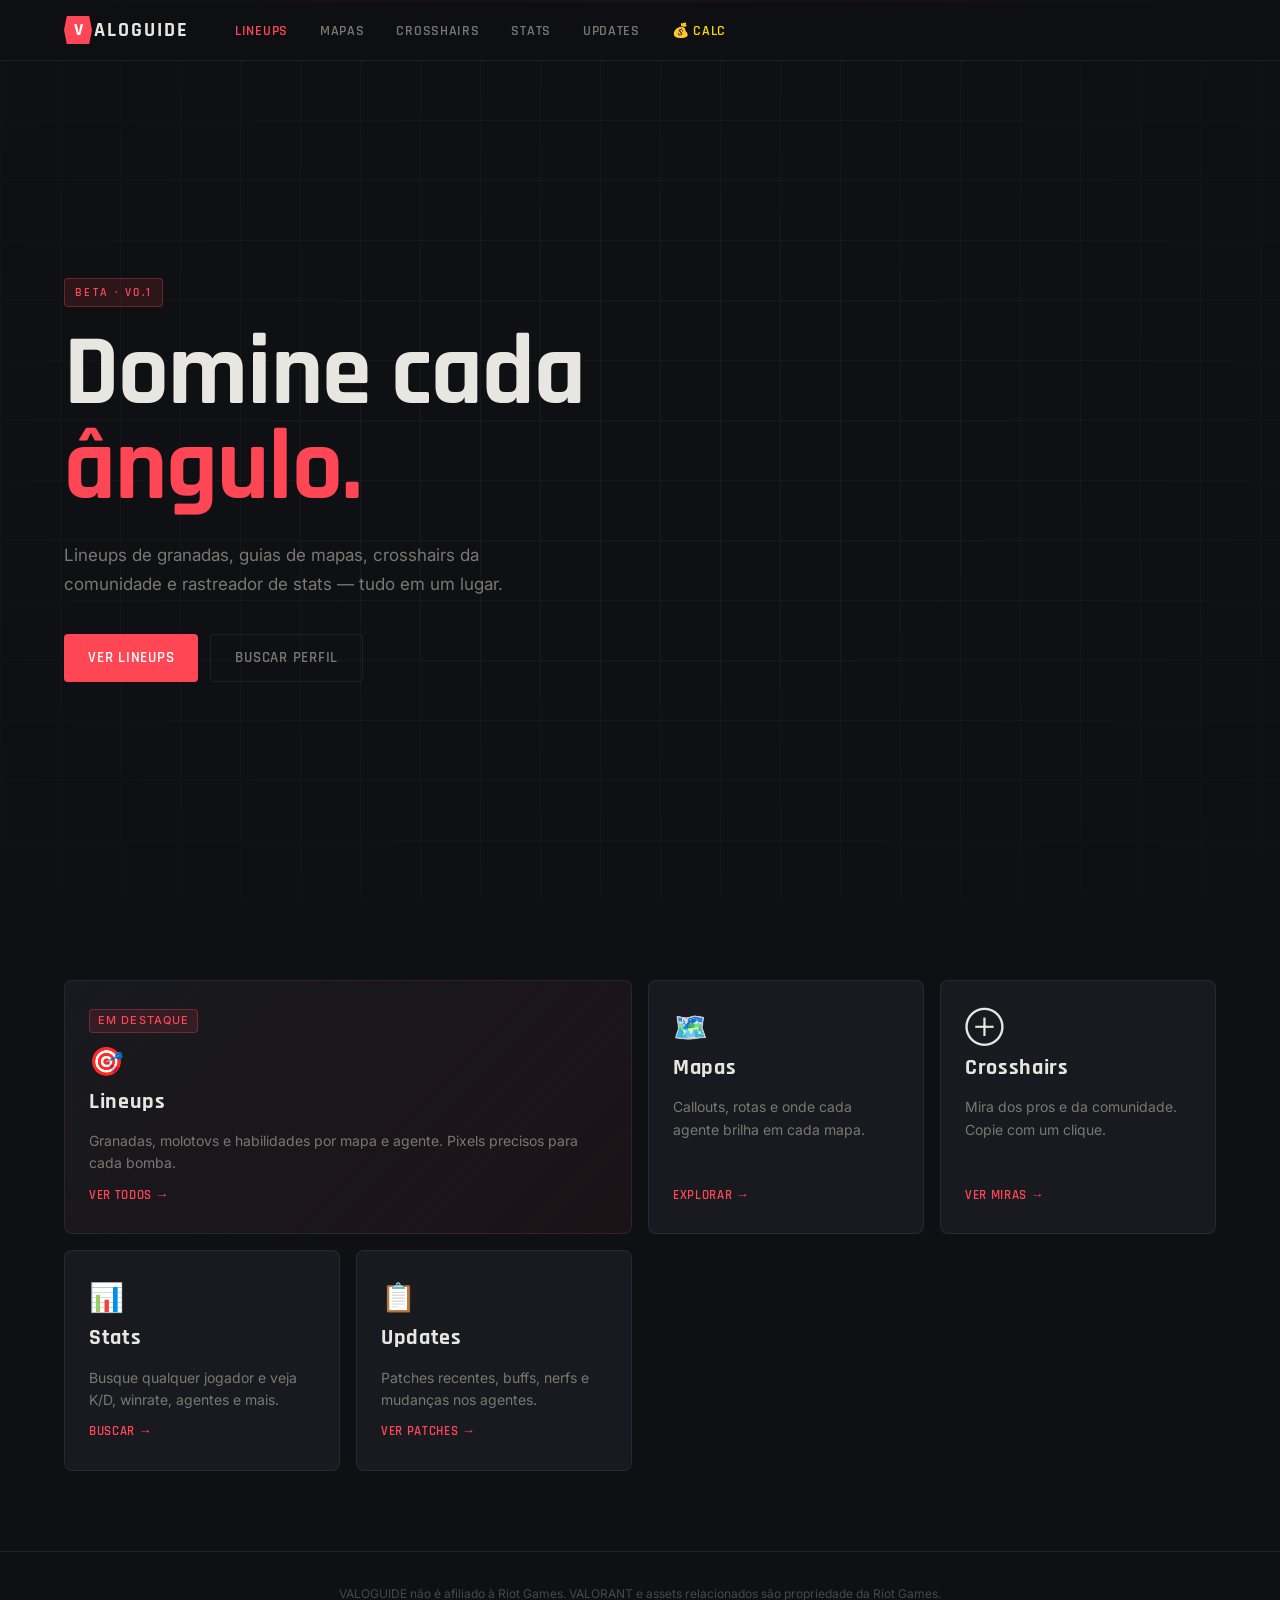
<file: index.html>
<!DOCTYPE html>
<html lang="pt-BR">
<head>
  <meta charset="UTF-8">
  <meta name="viewport" content="width=device-width, initial-scale=1.0">
  <title>VALOGUIDE — Guia Completo de VALORANT</title>
  <link rel="stylesheet" href="src/styles/main.css">
  <link rel="preconnect" href="https://fonts.googleapis.com">
  <link href="https://fonts.googleapis.com/css2?family=Rajdhani:wght@400;500;600;700&family=Inter:wght@300;400;500&display=swap" rel="stylesheet">
</head>
<body>

<nav class="nav" id="nav">
  <div class="nav-inner">
    <a href="index.html" class="logo">
      <span class="logo-mark">V</span>
      <span class="logo-text">ALOGUIDE</span>
    </a>
    <ul class="nav-links">
      <li><a href="lineups.html" class="nav-link active">Lineups</a></li>
      <li><a href="mapas.html" class="nav-link">Mapas</a></li>
      <li><a href="crosshairs.html" class="nav-link">Crosshairs</a></li>
      <li><a href="stats.html" class="nav-link">Stats</a></li>
      <li><a href="updates.html" class="nav-link">Updates</a></li>
        <li><a href="calculadora.html" class="nav-link" style="color:#FFD700">💰 Calc</a></li>
    </ul>
  </div>
</nav>

<section class="hero">
  <div class="hero-grid"></div>
  <div class="hero-content">
    <span class="hero-eyebrow">Beta · v0.1</span>
    <h1 class="hero-title">
      Domine cada<br>
      <span class="hero-accent">ângulo.</span>
    </h1>
    <p class="hero-sub">Lineups de granadas, guias de mapas, crosshairs da comunidade e rastreador de stats — tudo em um lugar.</p>
    <div class="hero-cta">
      <a href="lineups.html" class="btn btn-primary">Ver Lineups</a>
      <a href="stats.html" class="btn btn-ghost">Buscar Perfil</a>
    </div>
  </div>
</section>

<section class="modules">
  <div class="container">
    <div class="modules-grid">
      <a href="lineups.html" class="module-card module-featured">
        <div class="module-tag">Em destaque</div>
        <div class="module-icon">🎯</div>
        <h2 class="module-title">Lineups</h2>
        <p class="module-desc">Granadas, molotovs e habilidades por mapa e agente. Pixels precisos para cada bomba.</p>
        <span class="module-link">Ver todos →</span>
      </a>
      <a href="mapas.html" class="module-card">
        <div class="module-icon">🗺️</div>
        <h2 class="module-title">Mapas</h2>
        <p class="module-desc">Callouts, rotas e onde cada agente brilha em cada mapa.</p>
        <span class="module-link">Explorar →</span>
      </a>
      <a href="crosshairs.html" class="module-card">
        <div class="module-icon">⊕</div>
        <h2 class="module-title">Crosshairs</h2>
        <p class="module-desc">Mira dos pros e da comunidade. Copie com um clique.</p>
        <span class="module-link">Ver miras →</span>
      </a>
      <a href="stats.html" class="module-card">
        <div class="module-icon">📊</div>
        <h2 class="module-title">Stats</h2>
        <p class="module-desc">Busque qualquer jogador e veja K/D, winrate, agentes e mais.</p>
        <span class="module-link">Buscar →</span>
      </a>
      <a href="updates.html" class="module-card">
        <div class="module-icon">📋</div>
        <h2 class="module-title">Updates</h2>
        <p class="module-desc">Patches recentes, buffs, nerfs e mudanças nos agentes.</p>
        <span class="module-link">Ver patches →</span>
      </a>
    </div>
  </div>
</section>

<footer class="footer">
  <div class="container">
    <p>VALOGUIDE não é afiliado à Riot Games. VALORANT e assets relacionados são propriedade da Riot Games.</p>
  </div>
</footer>

<script>
  var nav = document.getElementById('nav');
  window.addEventListener('scroll', function() {
    nav.classList.toggle('scrolled', window.scrollY > 20);
  }, { passive: true });
</script>

</body>
</html>
</file>
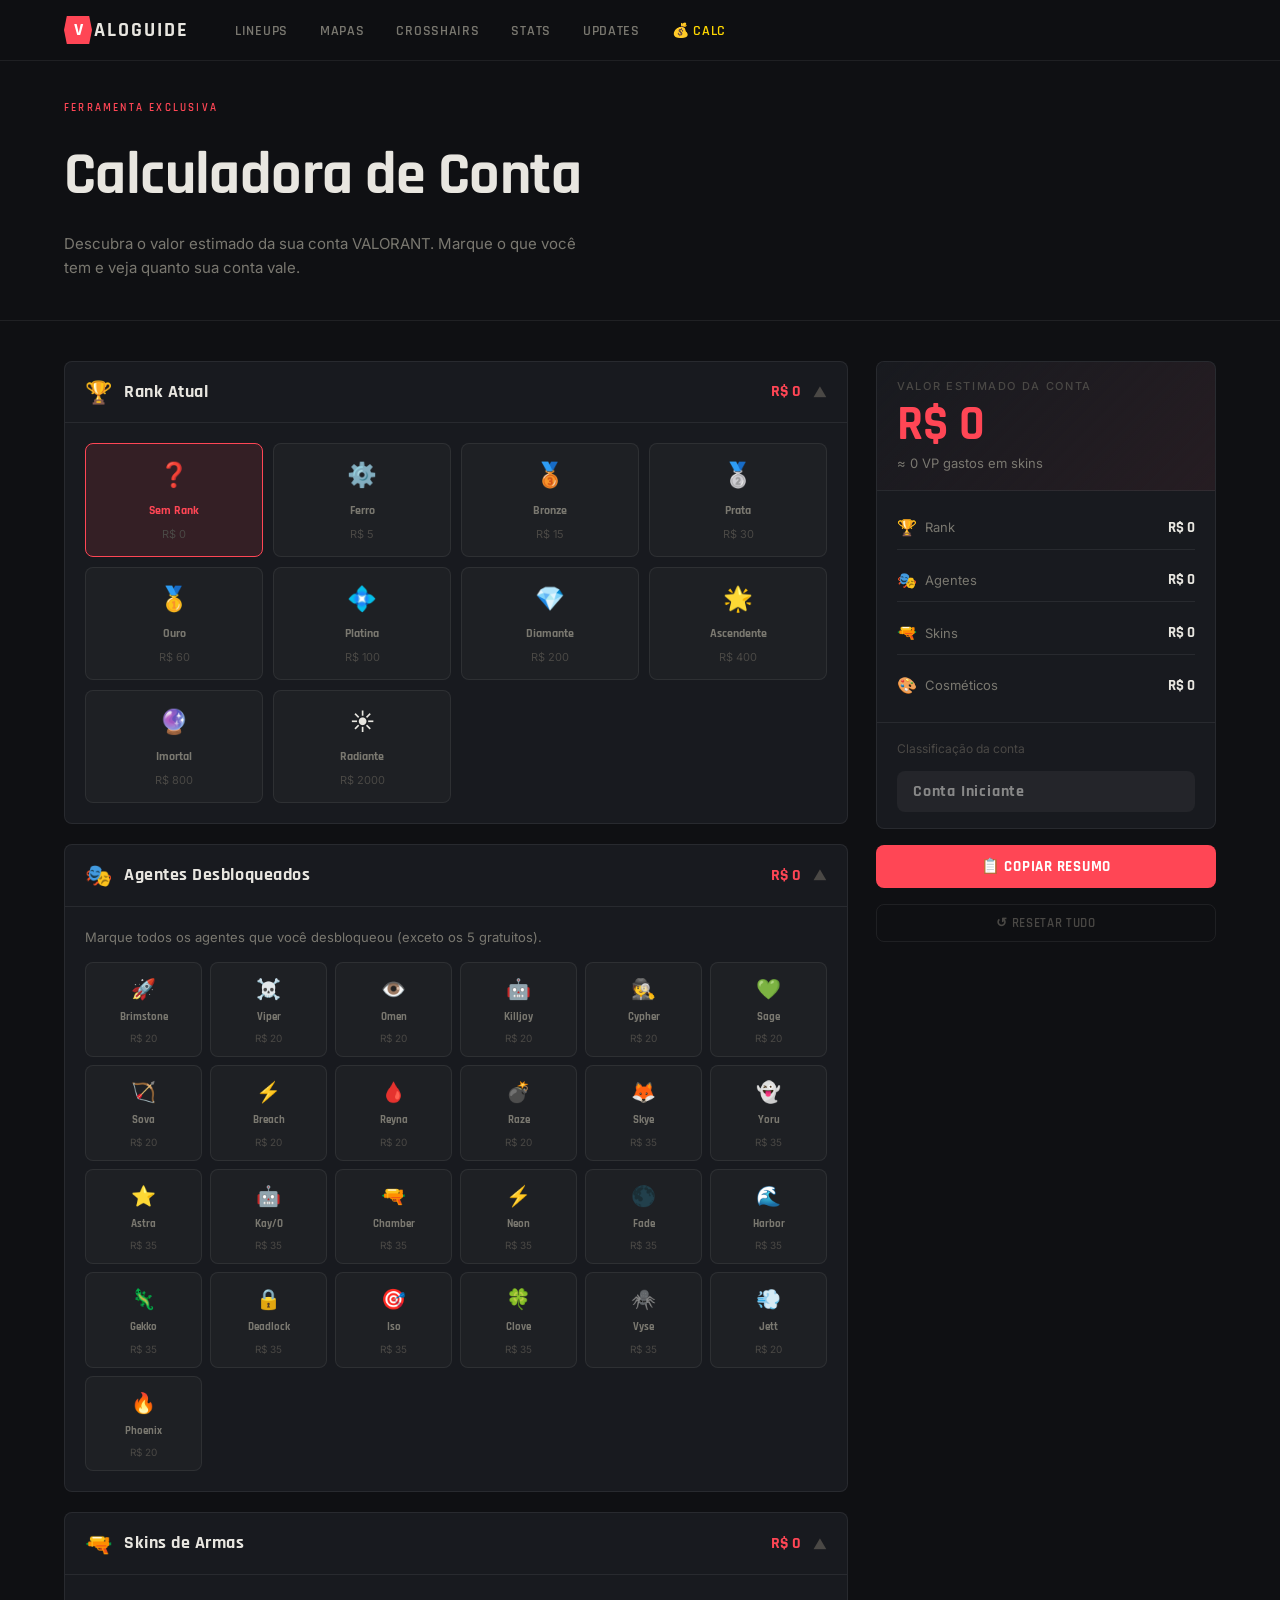
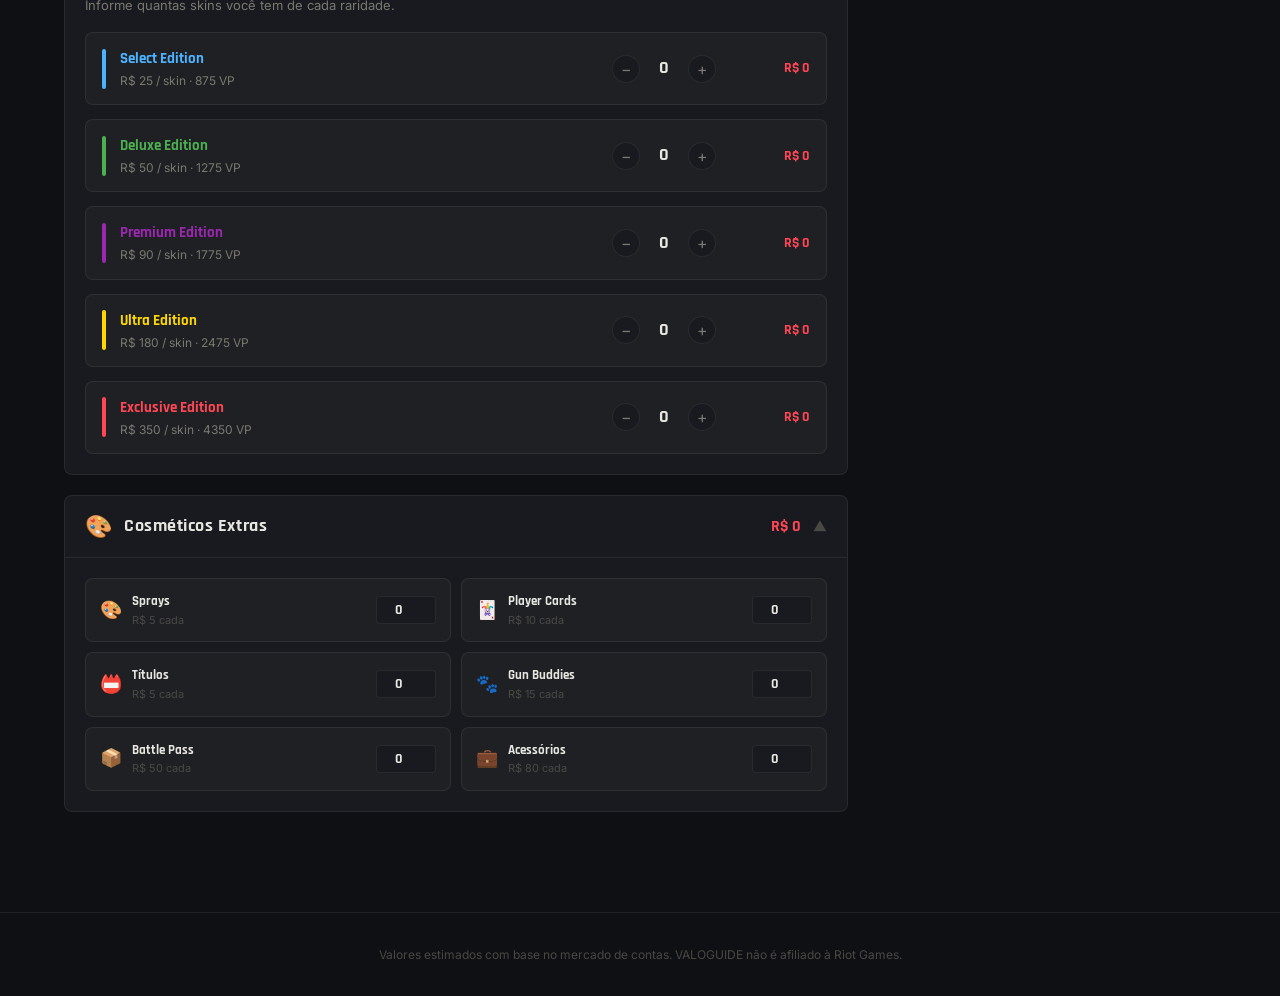
<file: calculadora.html>
<!DOCTYPE html>
<html lang="pt-BR">
<head>
  <meta charset="UTF-8">
  <meta name="viewport" content="width=device-width, initial-scale=1.0">
  <title>Calculadora de Conta — VALOGUIDE</title>
  <link rel="stylesheet" href="src/styles/main.css">
  <link rel="preconnect" href="https://fonts.googleapis.com">
  <link href="https://fonts.googleapis.com/css2?family=Rajdhani:wght@400;500;600;700&family=Inter:wght@300;400;500&display=swap" rel="stylesheet">
  <style>
    .calc-hero{padding:100px 0 40px;border-bottom:1px solid var(--border)}
    .calc-layout{display:grid;grid-template-columns:1fr 340px;gap:28px;align-items:start;padding:40px 0 80px}

    /* SECTIONS */
    .calc-section{background:var(--bg-card);border:1px solid var(--border);border-radius:var(--radius-lg);overflow:hidden;margin-bottom:20px}
    .calc-section-header{padding:16px 20px;border-bottom:1px solid var(--border);display:flex;align-items:center;gap:12px;cursor:pointer;transition:background .15s;user-select:none}
    .calc-section-header:hover{background:var(--bg-3)}
    .section-icon{font-size:22px;line-height:1}
    .section-title{font-family:var(--font-display);font-size:18px;font-weight:700;letter-spacing:.03em;flex:1}
    .section-total{font-family:var(--font-display);font-size:16px;font-weight:700;color:var(--red)}
    .section-chevron{font-size:14px;color:var(--text-dim);transition:transform .2s}
    .section-chevron.open{transform:rotate(180deg)}
    .calc-section-body{padding:20px}

    /* RANK */
    .rank-grid{display:grid;grid-template-columns:repeat(4,1fr);gap:10px}
    .rank-btn{display:flex;flex-direction:column;align-items:center;gap:6px;padding:12px 8px;background:var(--bg-3);border:1px solid var(--border);border-radius:var(--radius-lg);cursor:pointer;transition:all .15s}
    .rank-btn:hover{border-color:var(--border-red)}
    .rank-btn.selected{border-color:var(--red);background:var(--red-glow)}
    .rank-emoji{font-size:24px}
    .rank-name{font-family:var(--font-display);font-size:12px;font-weight:700;color:var(--text-muted);text-align:center}
    .rank-btn.selected .rank-name{color:var(--red)}
    .rank-val{font-size:11px;color:var(--text-dim)}

    /* AGENTS */
    .agents-grid{display:grid;grid-template-columns:repeat(auto-fill,minmax(100px,1fr));gap:8px}
    .agent-btn{display:flex;flex-direction:column;align-items:center;gap:4px;padding:10px 6px;background:var(--bg-3);border:1px solid var(--border);border-radius:var(--radius-lg);cursor:pointer;transition:all .15s;position:relative}
    .agent-btn:hover{border-color:var(--border-red)}
    .agent-btn.selected{border-color:var(--red);background:var(--red-glow)}
    .agent-btn .check{position:absolute;top:4px;right:4px;width:14px;height:14px;border-radius:50%;background:var(--red);display:none;align-items:center;justify-content:center;font-size:9px;color:#fff}
    .agent-btn.selected .check{display:flex}
    .agent-btn-emoji{font-size:20px}
    .agent-btn-name{font-family:var(--font-display);font-size:11px;font-weight:700;color:var(--text-muted);text-align:center}
    .agent-btn.selected .agent-btn-name{color:var(--red)}
    .agent-btn-val{font-size:10px;color:var(--text-dim)}

    /* SKINS */
    .skins-categories{display:flex;flex-direction:column;gap:14px}
    .skin-category{display:flex;align-items:center;gap:14px;padding:14px 16px;background:var(--bg-3);border:1px solid var(--border);border-radius:var(--radius-lg)}
    .skin-cat-color{width:4px;height:40px;border-radius:2px;flex-shrink:0}
    .skin-cat-info{flex:1}
    .skin-cat-name{font-family:var(--font-display);font-size:15px;font-weight:700}
    .skin-cat-price{font-size:12px;color:var(--text-muted)}
    .skin-counter{display:flex;align-items:center;gap:10px}
    .counter-btn{width:28px;height:28px;border-radius:50%;background:var(--bg-card);border:1px solid var(--border);display:flex;align-items:center;justify-content:center;cursor:pointer;font-size:16px;color:var(--text-muted);transition:all .15s;line-height:1}
    .counter-btn:hover{border-color:var(--red);color:var(--red)}
    .counter-val{font-family:var(--font-display);font-size:18px;font-weight:700;min-width:28px;text-align:center}
    .skin-subtotal{font-family:var(--font-display);font-size:14px;font-weight:700;color:var(--red);min-width:80px;text-align:right}

    /* EXTRAS */
    .extras-grid{display:grid;grid-template-columns:1fr 1fr;gap:10px}
    .extra-item{display:flex;align-items:center;gap:10px;padding:12px 14px;background:var(--bg-3);border:1px solid var(--border);border-radius:var(--radius-lg)}
    .extra-icon{font-size:18px}
    .extra-info{flex:1}
    .extra-name{font-family:var(--font-display);font-size:13px;font-weight:700}
    .extra-price{font-size:11px;color:var(--text-dim)}
    .extra-input{width:60px;background:var(--bg-card);border:1px solid var(--border);border-radius:var(--radius);color:var(--text);font-family:var(--font-display);font-size:14px;font-weight:700;padding:4px 8px;text-align:center;outline:none}
    .extra-input:focus{border-color:var(--border-red)}

    /* RESULT PANEL */
    .result-panel{position:sticky;top:80px;display:flex;flex-direction:column;gap:16px}
    .result-card{background:var(--bg-card);border:1px solid var(--border);border-radius:var(--radius-lg);overflow:hidden}
    .result-header{padding:16px 20px;border-bottom:1px solid var(--border);background:linear-gradient(135deg,var(--bg-card),rgba(255,70,85,.06))}
    .result-label{font-size:11px;color:var(--text-dim);letter-spacing:.15em;text-transform:uppercase;font-weight:500;margin-bottom:6px}
    .result-total{font-family:var(--font-display);font-size:48px;font-weight:700;color:var(--red);line-height:1}
    .result-sub{font-size:13px;color:var(--text-muted);margin-top:4px}
    .result-body{padding:16px 20px;display:flex;flex-direction:column;gap:10px}
    .result-row{display:flex;justify-content:space-between;align-items:center;padding:8px 0;border-bottom:1px solid var(--border)}
    .result-row:last-child{border-bottom:none}
    .result-row-label{display:flex;align-items:center;gap:8px;font-size:13px;color:var(--text-muted)}
    .result-row-icon{font-size:16px}
    .result-row-val{font-family:var(--font-display);font-size:15px;font-weight:700;color:var(--text)}

    /* TIER BADGE */
    .account-tier{padding:16px 20px;display:flex;flex-direction:column;gap:8px;border-top:1px solid var(--border)}
    .tier-badge{display:inline-flex;align-items:center;gap:8px;padding:8px 16px;border-radius:var(--radius-lg);font-family:var(--font-display);font-size:16px;font-weight:700;letter-spacing:.05em}

    /* SHARE */
    .share-btn{width:100%;padding:12px;font-family:var(--font-display);font-size:15px;font-weight:700;letter-spacing:.05em;text-transform:uppercase;background:var(--red);color:#fff;border:none;border-radius:var(--radius-lg);cursor:pointer;transition:background .2s}
    .share-btn:hover{background:#e03040}
    .reset-btn{width:100%;padding:10px;font-family:var(--font-display);font-size:13px;font-weight:600;letter-spacing:.05em;text-transform:uppercase;background:none;color:var(--text-dim);border:1px solid var(--border);border-radius:var(--radius-lg);cursor:pointer;transition:all .2s}
    .reset-btn:hover{border-color:var(--text-muted);color:var(--text-muted)}

    /* TOAST */
    .toast{position:fixed;bottom:24px;right:24px;background:var(--bg-2);border:1px solid var(--border-red);border-radius:var(--radius-lg);padding:12px 20px;font-family:var(--font-display);font-size:14px;font-weight:600;color:var(--text);z-index:999;transform:translateY(80px);opacity:0;transition:all .3s;pointer-events:none}
    .toast.show{transform:translateY(0);opacity:1}

    @media(max-width:900px){.calc-layout{grid-template-columns:1fr}.result-panel{position:static}}
  </style>
</head>
<body>

<nav class="nav" id="nav">
  <div class="nav-inner">
    <a href="index.html" class="logo"><span class="logo-mark">V</span><span class="logo-text">ALOGUIDE</span></a>
    <ul class="nav-links">
      <li><a href="lineups.html" class="nav-link">Lineups</a></li>
      <li><a href="mapas.html" class="nav-link">Mapas</a></li>
      <li><a href="crosshairs.html" class="nav-link">Crosshairs</a></li>
      <li><a href="stats.html" class="nav-link">Stats</a></li>
      <li><a href="updates.html" class="nav-link">Updates</a></li>
        <li><a href="calculadora.html" class="nav-link" style="color:#FFD700">💰 Calc</a></li>
    </ul>
  </div>
</nav>

<div class="calc-hero">
  <div class="container">
    <div class="page-eyebrow">Ferramenta exclusiva</div>
    <h1 class="page-title">Calculadora de Conta</h1>
    <p style="color:var(--text-muted);margin-top:8px;max-width:520px;">Descubra o valor estimado da sua conta VALORANT. Marque o que você tem e veja quanto sua conta vale.</p>
  </div>
</div>

<div class="container">
  <div class="calc-layout">

    <!-- LEFT: INPUTS -->
    <div>

      <!-- RANK -->
      <div class="calc-section">
        <div class="calc-section-header" onclick="toggleSection('rank')">
          <span class="section-icon">🏆</span>
          <span class="section-title">Rank Atual</span>
          <span class="section-total" id="rankTotal">R$ 0</span>
          <span class="section-chevron open" id="rankChevron">▼</span>
        </div>
        <div class="calc-section-body" id="rankBody">
          <div class="rank-grid" id="rankGrid"></div>
        </div>
      </div>

      <!-- AGENTS -->
      <div class="calc-section">
        <div class="calc-section-header" onclick="toggleSection('agents')">
          <span class="section-icon">🎭</span>
          <span class="section-title">Agentes Desbloqueados</span>
          <span class="section-total" id="agentsTotal">R$ 0</span>
          <span class="section-chevron open" id="agentsChevron">▼</span>
        </div>
        <div class="calc-section-body" id="agentsBody">
          <p style="font-size:13px;color:var(--text-muted);margin-bottom:14px;">Marque todos os agentes que você desbloqueou (exceto os 5 gratuitos).</p>
          <div class="agents-grid" id="agentsGrid"></div>
        </div>
      </div>

      <!-- SKINS -->
      <div class="calc-section">
        <div class="calc-section-header" onclick="toggleSection('skins')">
          <span class="section-icon">🔫</span>
          <span class="section-title">Skins de Armas</span>
          <span class="section-total" id="skinsTotal">R$ 0</span>
          <span class="section-chevron open" id="skinsChevron">▼</span>
        </div>
        <div class="calc-section-body" id="skinsBody">
          <p style="font-size:13px;color:var(--text-muted);margin-bottom:16px;">Informe quantas skins você tem de cada raridade.</p>
          <div class="skins-categories" id="skinsGrid"></div>
        </div>
      </div>

      <!-- EXTRAS -->
      <div class="calc-section">
        <div class="calc-section-header" onclick="toggleSection('extras')">
          <span class="section-icon">🎨</span>
          <span class="section-title">Cosméticos Extras</span>
          <span class="section-total" id="extrasTotal">R$ 0</span>
          <span class="section-chevron open" id="extrasChevron">▼</span>
        </div>
        <div class="calc-section-body" id="extrasBody">
          <div class="extras-grid" id="extrasGrid"></div>
        </div>
      </div>

    </div>

    <!-- RIGHT: RESULT -->
    <div class="result-panel">
      <div class="result-card">
        <div class="result-header">
          <div class="result-label">Valor estimado da conta</div>
          <div class="result-total" id="totalValue">R$ 0</div>
          <div class="result-sub" id="totalVP">≈ 0 VP gastos</div>
        </div>
        <div class="result-body">
          <div class="result-row">
            <span class="result-row-label"><span class="result-row-icon">🏆</span>Rank</span>
            <span class="result-row-val" id="rRank">R$ 0</span>
          </div>
          <div class="result-row">
            <span class="result-row-label"><span class="result-row-icon">🎭</span>Agentes</span>
            <span class="result-row-val" id="rAgents">R$ 0</span>
          </div>
          <div class="result-row">
            <span class="result-row-label"><span class="result-row-icon">🔫</span>Skins</span>
            <span class="result-row-val" id="rSkins">R$ 0</span>
          </div>
          <div class="result-row">
            <span class="result-row-label"><span class="result-row-icon">🎨</span>Cosméticos</span>
            <span class="result-row-val" id="rExtras">R$ 0</span>
          </div>
        </div>
        <div class="account-tier">
          <div style="font-size:12px;color:var(--text-dim);margin-bottom:4px;">Classificação da conta</div>
          <div class="tier-badge" id="accountTierBadge" style="background:rgba(255,255,255,.05);color:var(--text-muted);">— Preencha os dados</div>
        </div>
      </div>
      <button class="share-btn" onclick="shareAccount()">📋 Copiar resumo</button>
      <button class="reset-btn" onclick="resetAll()">↺ Resetar tudo</button>
    </div>

  </div>
</div>

<div class="toast" id="toast"></div>

<footer class="footer">
  <div class="container">
    <p>Valores estimados com base no mercado de contas. VALOGUIDE não é afiliado à Riot Games.</p>
  </div>
</footer>

<script>
var nav = document.getElementById('nav');
window.addEventListener('scroll', function(){ nav.classList.toggle('scrolled', window.scrollY > 20); }, {passive:true});

// ===== DATA =====
var RANKS = [
  {name:'Sem Rank', emoji:'❓', brl:0, vp:0},
  {name:'Ferro', emoji:'⚙️', brl:5, vp:0},
  {name:'Bronze', emoji:'🥉', brl:15, vp:0},
  {name:'Prata', emoji:'🥈', brl:30, vp:0},
  {name:'Ouro', emoji:'🥇', brl:60, vp:0},
  {name:'Platina', emoji:'💠', brl:100, vp:0},
  {name:'Diamante', emoji:'💎', brl:200, vp:0},
  {name:'Ascendente', emoji:'🌟', brl:400, vp:0},
  {name:'Imortal', emoji:'🔮', brl:800, vp:0},
  {name:'Radiante', emoji:'☀️', brl:2000, vp:0},
];

var AGENTS = [
  {name:'Brimstone', emoji:'🚀', brl:20},
  {name:'Viper', emoji:'☠️', brl:20},
  {name:'Omen', emoji:'👁️', brl:20},
  {name:'Killjoy', emoji:'🤖', brl:20},
  {name:'Cypher', emoji:'🕵️', brl:20},
  {name:'Sage', emoji:'💚', brl:20},
  {name:'Sova', emoji:'🏹', brl:20},
  {name:'Breach', emoji:'⚡', brl:20},
  {name:'Reyna', emoji:'🩸', brl:20},
  {name:'Raze', emoji:'💣', brl:20},
  {name:'Skye', emoji:'🦊', brl:35},
  {name:'Yoru', emoji:'👻', brl:35},
  {name:'Astra', emoji:'⭐', brl:35},
  {name:'Kay/O', emoji:'🤖', brl:35},
  {name:'Chamber', emoji:'🔫', brl:35},
  {name:'Neon', emoji:'⚡', brl:35},
  {name:'Fade', emoji:'🌑', brl:35},
  {name:'Harbor', emoji:'🌊', brl:35},
  {name:'Gekko', emoji:'🦎', brl:35},
  {name:'Deadlock', emoji:'🔒', brl:35},
  {name:'Iso', emoji:'🎯', brl:35},
  {name:'Clove', emoji:'🍀', brl:35},
  {name:'Vyse', emoji:'🕷️', brl:35},
  {name:'Jett', emoji:'💨', brl:20},
  {name:'Phoenix', emoji:'🔥', brl:20},
];

var SKINS = [
  {name:'Select Edition', rarity:'Select', color:'#4db3ff', brl:25, vp:875},
  {name:'Deluxe Edition', rarity:'Deluxe', color:'#4CAF50', brl:50, vp:1275},
  {name:'Premium Edition', rarity:'Premium', color:'#9C27B0', brl:90, vp:1775},
  {name:'Ultra Edition', rarity:'Ultra', color:'#FFD700', brl:180, vp:2475},
  {name:'Exclusive Edition', rarity:'Exclusive', color:'#FF4655', brl:350, vp:4350},
];

var EXTRAS = [
  {name:'Sprays', emoji:'🎨', unitBrl:5},
  {name:'Player Cards', emoji:'🃏', unitBrl:10},
  {name:'Títulos', emoji:'📛', unitBrl:5},
  {name:'Gun Buddies', emoji:'🐾', unitBrl:15},
  {name:'Battle Pass', emoji:'📦', unitBrl:50},
  {name:'Acessórios', emoji:'💼', unitBrl:80},
];

// ===== STATE =====
var state = {
  rank: 0,
  agents: {},
  skins: {0:0,1:0,2:0,3:0,4:0},
  extras: {},
};

// ===== BUILD UI =====
// Ranks
var rankGrid = document.getElementById('rankGrid');
RANKS.forEach(function(r, i) {
  var btn = document.createElement('div');
  btn.className = 'rank-btn' + (i===0?' selected':'');
  btn.innerHTML = '<span class="rank-emoji">'+r.emoji+'</span><span class="rank-name">'+r.name+'</span><span class="rank-val">R$ '+r.brl+'</span>';
  btn.addEventListener('click', function() {
    document.querySelectorAll('.rank-btn').forEach(function(b){ b.classList.remove('selected'); });
    btn.classList.add('selected');
    state.rank = i;
    update();
  });
  rankGrid.appendChild(btn);
});

// Agents
var agentsGrid = document.getElementById('agentsGrid');
AGENTS.forEach(function(a, i) {
  var btn = document.createElement('div');
  btn.className = 'agent-btn';
  btn.innerHTML = '<span class="check">✓</span><span class="agent-btn-emoji">'+a.emoji+'</span><span class="agent-btn-name">'+a.name+'</span><span class="agent-btn-val">R$ '+a.brl+'</span>';
  btn.addEventListener('click', function() {
    btn.classList.toggle('selected');
    state.agents[i] = btn.classList.contains('selected');
    update();
  });
  agentsGrid.appendChild(btn);
});

// Skins
var skinsGrid = document.getElementById('skinsGrid');
SKINS.forEach(function(s, i) {
  var row = document.createElement('div');
  row.className = 'skin-category';
  row.innerHTML =
    '<div class="skin-cat-color" style="background:'+s.color+'"></div>'+
    '<div class="skin-cat-info"><div class="skin-cat-name" style="color:'+s.color+'">'+s.name+'</div><div class="skin-cat-price">R$ '+s.brl+' / skin · '+s.vp+' VP</div></div>'+
    '<div class="skin-counter">'+
    '<button class="counter-btn" data-idx="'+i+'" data-op="-">−</button>'+
    '<span class="counter-val" id="skinVal'+i+'">0</span>'+
    '<button class="counter-btn" data-idx="'+i+'" data-op="+">+</button>'+
    '</div>'+
    '<div class="skin-subtotal" id="skinSub'+i+'">R$ 0</div>';
  skinsGrid.appendChild(row);
});
document.querySelectorAll('.counter-btn').forEach(function(btn) {
  btn.addEventListener('click', function() {
    var idx = parseInt(btn.dataset.idx);
    var op = btn.dataset.op;
    state.skins[idx] = Math.max(0, (state.skins[idx]||0) + (op==='+'?1:-1));
    document.getElementById('skinVal'+idx).textContent = state.skins[idx];
    document.getElementById('skinSub'+idx).textContent = 'R$ '+(state.skins[idx]*SKINS[idx].brl).toLocaleString('pt-BR');
    update();
  });
});

// Extras
var extrasGrid = document.getElementById('extrasGrid');
EXTRAS.forEach(function(e, i) {
  state.extras[i] = 0;
  var item = document.createElement('div');
  item.className = 'extra-item';
  item.innerHTML =
    '<span class="extra-icon">'+e.emoji+'</span>'+
    '<div class="extra-info"><div class="extra-name">'+e.name+'</div><div class="extra-price">R$ '+e.unitBrl+' cada</div></div>'+
    '<input class="extra-input" type="number" min="0" value="0" id="extra'+i+'" placeholder="0">';
  extrasGrid.appendChild(item);
  item.querySelector('input').addEventListener('input', function() {
    state.extras[i] = parseInt(this.value)||0;
    update();
  });
});

// ===== TOGGLE SECTIONS =====
function toggleSection(id) {
  var body = document.getElementById(id+'Body');
  var chev = document.getElementById(id+'Chevron');
  var open = body.style.display !== 'none';
  body.style.display = open ? 'none' : 'block';
  chev.classList.toggle('open', !open);
}

// ===== CALCULATE =====
function calc() {
  var rankVal = RANKS[state.rank].brl;

  var agentVal = 0;
  Object.keys(state.agents).forEach(function(k) {
    if (state.agents[k]) agentVal += AGENTS[k].brl;
  });

  var skinVal = 0;
  Object.keys(state.skins).forEach(function(k) {
    skinVal += (state.skins[k]||0) * SKINS[k].brl;
  });

  var extraVal = 0;
  Object.keys(state.extras).forEach(function(k) {
    extraVal += (state.extras[k]||0) * EXTRAS[k].unitBrl;
  });

  var total = rankVal + agentVal + skinVal + extraVal;

  // Estimate VP
  var vpSkins = 0;
  Object.keys(state.skins).forEach(function(k) {
    vpSkins += (state.skins[k]||0) * SKINS[k].vp;
  });

  return { rankVal, agentVal, skinVal, extraVal, total, vp: vpSkins };
}

function getAccountTier(total) {
  if (total < 100)  return {label:'Conta Iniciante',  color:'#888',    bg:'rgba(136,136,136,.1)'};
  if (total < 300)  return {label:'Conta Casual',     color:'#4CAF50', bg:'rgba(76,175,80,.12)'};
  if (total < 700)  return {label:'Conta Investida',  color:'#4db3ff', bg:'rgba(77,179,255,.12)'};
  if (total < 1500) return {label:'Conta Premium',    color:'#9C27B0', bg:'rgba(156,39,176,.12)'};
  if (total < 3000) return {label:'Conta Valiosa',    color:'#FFD700', bg:'rgba(255,215,0,.12)'};
  return               {label:'Conta Lendária ☀️',   color:'#FF4655', bg:'rgba(255,70,85,.12)'};
}

function fmt(n) { return 'R$ ' + n.toLocaleString('pt-BR'); }

function update() {
  var r = calc();

  // Section totals
  document.getElementById('rankTotal').textContent    = fmt(r.rankVal);
  document.getElementById('agentsTotal').textContent  = fmt(r.agentVal);
  document.getElementById('skinsTotal').textContent   = fmt(r.skinVal);
  document.getElementById('extrasTotal').textContent  = fmt(r.extraVal);

  // Result panel
  document.getElementById('totalValue').textContent = fmt(r.total);
  document.getElementById('totalVP').textContent    = '≈ ' + r.vp.toLocaleString('pt-BR') + ' VP gastos em skins';
  document.getElementById('rRank').textContent      = fmt(r.rankVal);
  document.getElementById('rAgents').textContent    = fmt(r.agentVal);
  document.getElementById('rSkins').textContent     = fmt(r.skinVal);
  document.getElementById('rExtras').textContent    = fmt(r.extraVal);

  // Tier badge
  var tier = getAccountTier(r.total);
  var badge = document.getElementById('accountTierBadge');
  badge.textContent = tier.label;
  badge.style.background = tier.bg;
  badge.style.color = tier.color;
}

// ===== SHARE =====
function shareAccount() {
  var r = calc();
  var tier = getAccountTier(r.total);
  var rankName = RANKS[state.rank].name;
  var agentCount = Object.values(state.agents).filter(Boolean).length;
  var skinCount = Object.values(state.skins).reduce(function(a,b){return a+b;},0);

  var text =
    '🎮 Minha conta VALORANT — VALOGUIDE\n' +
    '━━━━━━━━━━━━━━━━━━\n' +
    '🏆 Rank: ' + rankName + '\n' +
    '🎭 Agentes: ' + agentCount + ' desbloqueados\n' +
    '🔫 Skins: ' + skinCount + ' skins\n' +
    '━━━━━━━━━━━━━━━━━━\n' +
    '💰 Valor estimado: ' + fmt(r.total) + '\n' +
    '🏅 Classificação: ' + tier.label + '\n' +
    '━━━━━━━━━━━━━━━━━━\n' +
    '📊 Calculado em vavainfos.vercel.app';

  navigator.clipboard.writeText(text).then(function() {
    showToast('✓ Resumo copiado! Cole onde quiser.');
  });
}

// ===== RESET =====
function resetAll() {
  state = { rank:0, agents:{}, skins:{0:0,1:0,2:0,3:0,4:0}, extras:{} };
  document.querySelectorAll('.rank-btn').forEach(function(b,i){ b.classList.toggle('selected',i===0); });
  document.querySelectorAll('.agent-btn').forEach(function(b){ b.classList.remove('selected'); });
  SKINS.forEach(function(_,i){
    state.skins[i]=0;
    document.getElementById('skinVal'+i).textContent='0';
    document.getElementById('skinSub'+i).textContent='R$ 0';
  });
  EXTRAS.forEach(function(_,i){
    state.extras[i]=0;
    var inp=document.getElementById('extra'+i);
    if(inp) inp.value='0';
  });
  update();
}

// ===== TOAST =====
function showToast(msg) {
  var t = document.getElementById('toast');
  t.textContent = msg;
  t.classList.add('show');
  setTimeout(function(){ t.classList.remove('show'); }, 3000);
}

update();
</script>
</body>
</html>
</file>
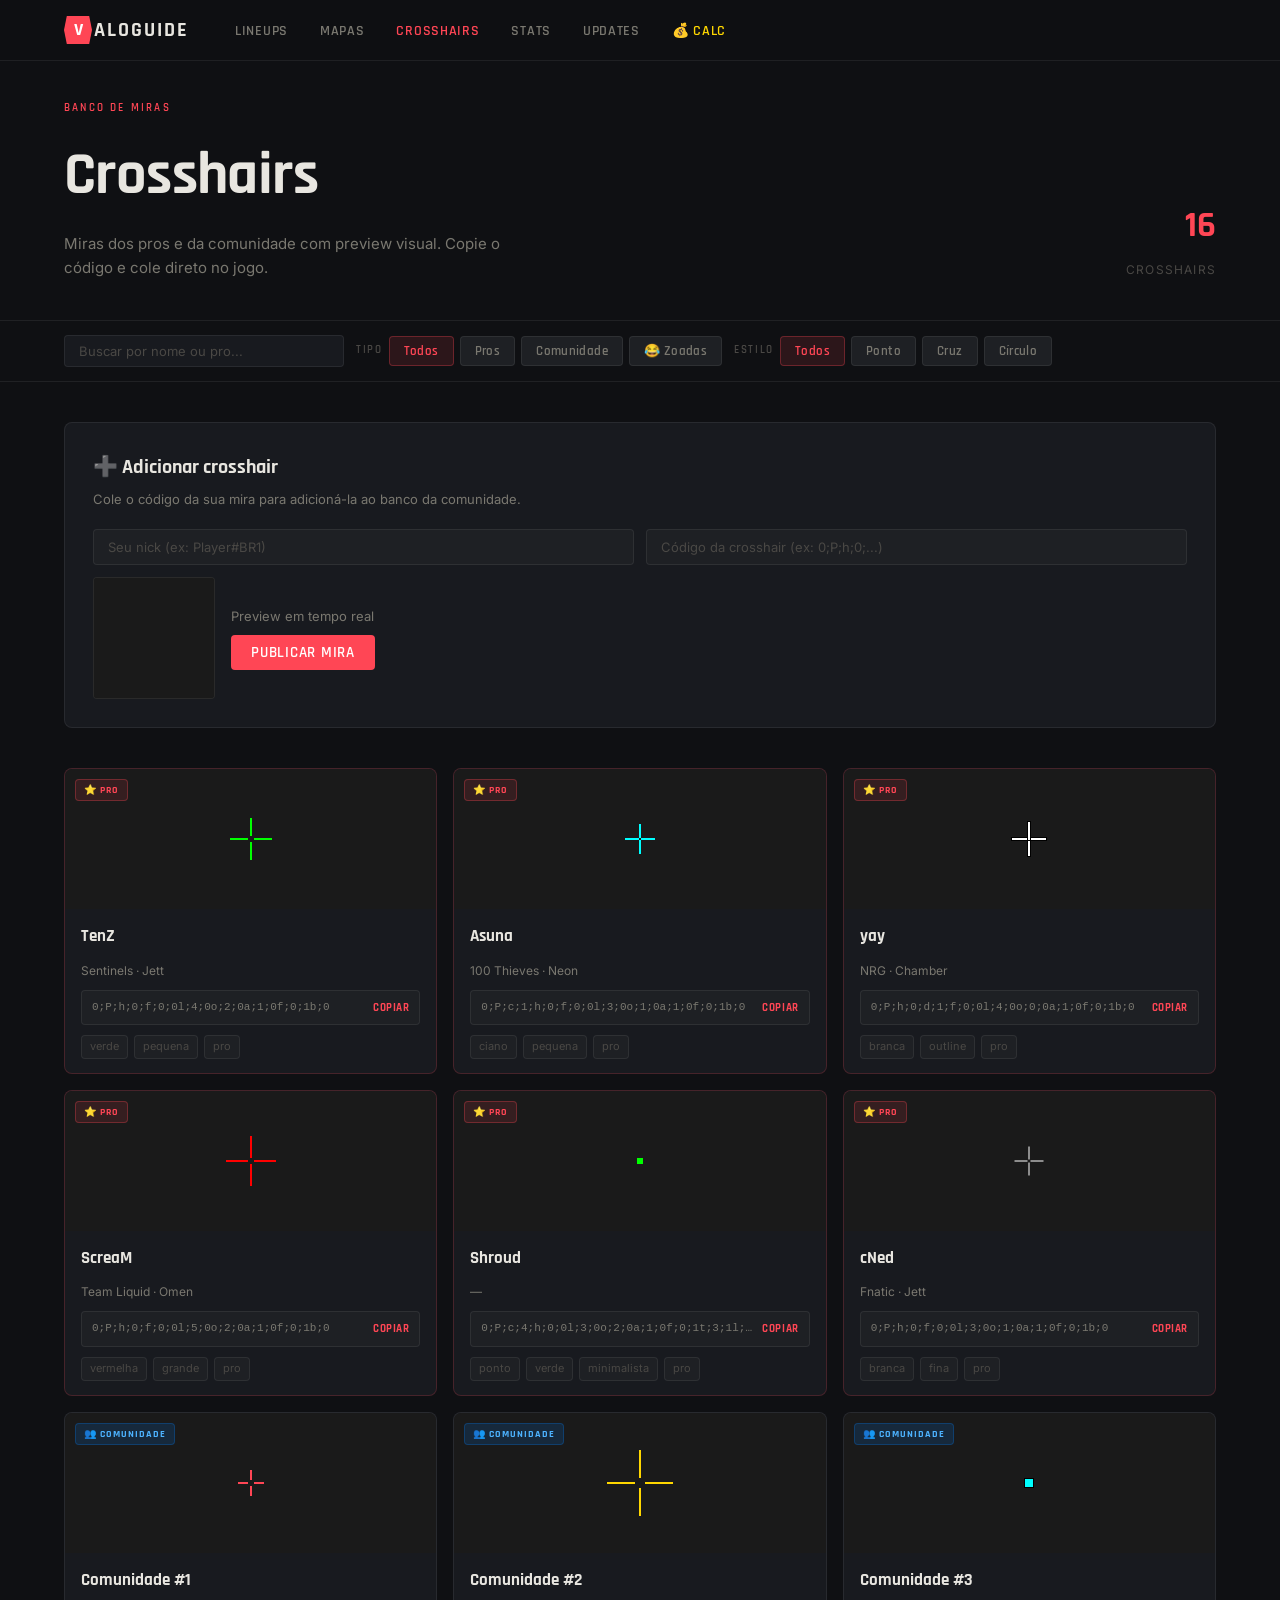
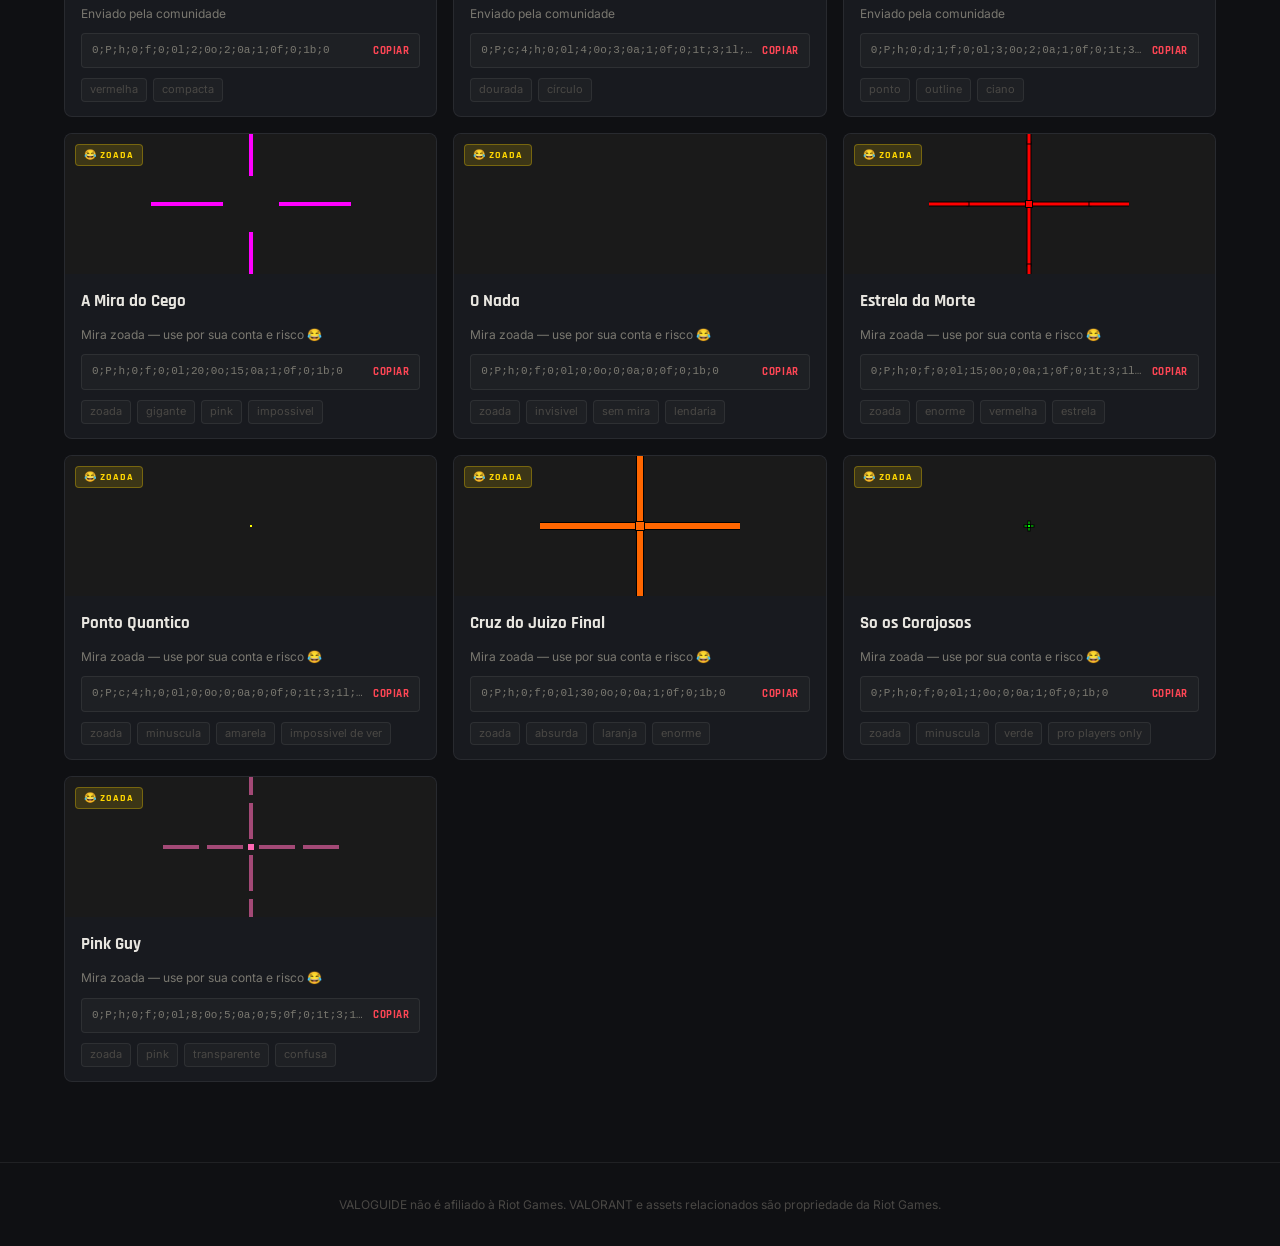
<file: crosshairs.html>
<!DOCTYPE html>
<html lang="pt-BR">
<head>
  <meta charset="UTF-8">
  <meta name="viewport" content="width=device-width, initial-scale=1.0">
  <title>Crosshairs — VALOGUIDE</title>
  <link rel="stylesheet" href="src/styles/main.css">
  <link rel="preconnect" href="https://fonts.googleapis.com">
  <link href="https://fonts.googleapis.com/css2?family=Rajdhani:wght@400;500;600;700&family=Inter:wght@300;400;500&display=swap" rel="stylesheet">
  <style>
    .ch-hero{padding:100px 0 40px;border-bottom:1px solid var(--border)}
    .ch-hero-inner{display:flex;align-items:flex-end;justify-content:space-between;gap:24px}

    /* FILTERS */
    .ch-filters{position:sticky;top:60px;z-index:10;background:var(--bg);border-bottom:1px solid var(--border);padding:14px 0}
    .ch-filters-inner{display:flex;flex-wrap:wrap;gap:12px;align-items:center}
    .ch-search{flex:1;min-width:200px;max-width:280px;background:var(--bg-card);border:1px solid var(--border);border-radius:var(--radius);padding:7px 14px;color:var(--text);font-family:var(--font-body);font-size:13px;outline:none;transition:border-color .2s}
    .ch-search:focus{border-color:var(--border-red)}
    .ch-search::placeholder{color:var(--text-dim)}

    /* GRID */
    .ch-main{padding:40px 0 80px}
    .ch-grid{display:grid;grid-template-columns:repeat(auto-fill,minmax(280px,1fr));gap:16px}

    /* CARD */
    .ch-card{background:var(--bg-card);border:1px solid var(--border);border-radius:var(--radius-lg);overflow:hidden;transition:border-color .2s,transform .2s;display:flex;flex-direction:column}
    .ch-card:hover{border-color:var(--border-red);transform:translateY(-2px)}
    .ch-card.pro-card{border-color:rgba(255,70,85,.2)}

    /* PREVIEW */
    .ch-preview{height:140px;background:#1a1a1a;display:flex;align-items:center;justify-content:center;position:relative;overflow:hidden}
    .ch-preview canvas{display:block}
    .pro-badge{position:absolute;top:10px;left:10px;font-family:var(--font-display);font-size:10px;font-weight:700;letter-spacing:.1em;text-transform:uppercase;color:var(--red);background:var(--red-glow);border:1px solid var(--border-red);padding:2px 8px;border-radius:var(--radius)}
    .community-badge{position:absolute;top:10px;left:10px;font-family:var(--font-display);font-size:10px;font-weight:700;letter-spacing:.1em;text-transform:uppercase;color:#4db3ff;background:rgba(0,130,255,.15);border:1px solid rgba(0,130,255,.25);padding:2px 8px;border-radius:var(--radius)}

    /* INFO */
    .ch-info{padding:14px 16px;display:flex;flex-direction:column;gap:10px;flex:1}
    .ch-name{font-family:var(--font-display);font-size:17px;font-weight:700;color:var(--text)}
    .ch-meta{font-size:12px;color:var(--text-muted)}
    .ch-code-wrap{display:flex;align-items:center;gap:8px;background:var(--bg-3);border:1px solid var(--border);border-radius:var(--radius);padding:8px 10px}
    .ch-code{font-family:monospace;font-size:11px;color:var(--text-muted);flex:1;overflow:hidden;text-overflow:ellipsis;white-space:nowrap}
    .ch-copy{font-family:var(--font-display);font-size:11px;font-weight:700;letter-spacing:.05em;text-transform:uppercase;color:var(--red);cursor:pointer;flex-shrink:0;transition:color .15s;background:none;border:none;padding:0}
    .ch-copy:hover{color:#fff}
    .ch-copy.copied{color:#4CAF50}
    .ch-tags{display:flex;gap:6px;flex-wrap:wrap}
    .ch-tag{font-size:11px;color:var(--text-dim);background:var(--bg-3);padding:2px 8px;border-radius:var(--radius);border:1px solid var(--border)}

    /* SUBMIT */
    .submit-section{background:var(--bg-card);border:1px solid var(--border);border-radius:var(--radius-lg);padding:28px;margin-bottom:40px}
    .submit-title{font-family:var(--font-display);font-size:20px;font-weight:700;margin-bottom:6px}
    .submit-desc{font-size:13px;color:var(--text-muted);margin-bottom:20px}
    .submit-form{display:grid;grid-template-columns:1fr 1fr;gap:12px}
    .submit-input{background:var(--bg-3);border:1px solid var(--border);border-radius:var(--radius);color:var(--text);font-family:var(--font-body);font-size:13px;padding:9px 14px;outline:none;transition:border-color .2s;width:100%}
    .submit-input:focus{border-color:var(--border-red)}
    .submit-input::placeholder{color:var(--text-dim)}
    .submit-full{grid-column:1/3}
    .submit-preview-wrap{grid-column:1/3;display:flex;align-items:center;gap:16px}
    .submit-preview-canvas{background:#1a1a1a;border-radius:var(--radius);border:1px solid var(--border)}

    /* EMPTY */
    .empty-state{text-align:center;padding:60px 20px;color:var(--text-muted)}

    /* TOAST */
    .toast{position:fixed;bottom:24px;right:24px;background:var(--bg-2);border:1px solid var(--border-red);border-radius:var(--radius-lg);padding:12px 20px;font-family:var(--font-display);font-size:14px;font-weight:600;color:var(--text);z-index:999;transform:translateY(80px);opacity:0;transition:all .3s;pointer-events:none}
    .toast.show{transform:translateY(0);opacity:1}
  </style>
</head>
<body>

<nav class="nav" id="nav">
  <div class="nav-inner">
    <a href="index.html" class="logo"><span class="logo-mark">V</span><span class="logo-text">ALOGUIDE</span></a>
    <ul class="nav-links">
      <li><a href="lineups.html" class="nav-link">Lineups</a></li>
      <li><a href="mapas.html" class="nav-link">Mapas</a></li>
      <li><a href="crosshairs.html" class="nav-link active">Crosshairs</a></li>
      <li><a href="stats.html" class="nav-link">Stats</a></li>
      <li><a href="updates.html" class="nav-link">Updates</a></li>
        <li><a href="calculadora.html" class="nav-link" style="color:#FFD700">💰 Calc</a></li>
    </ul>
  </div>
</nav>

<div class="ch-hero">
  <div class="container">
    <div class="ch-hero-inner">
      <div>
        <div class="page-eyebrow">Banco de miras</div>
        <h1 class="page-title">Crosshairs</h1>
        <p style="color:var(--text-muted);margin-top:8px;max-width:480px;">Miras dos pros e da comunidade com preview visual. Copie o código e cole direto no jogo.</p>
      </div>
      <div style="display:flex;flex-direction:column;align-items:flex-end;gap:6px;">
        <span id="chCount" style="font-family:var(--font-display);font-size:36px;font-weight:700;color:var(--red);">0</span>
        <span style="font-size:12px;color:var(--text-dim);letter-spacing:.1em;text-transform:uppercase;">crosshairs</span>
      </div>
    </div>
  </div>
</div>

<!-- FILTERS -->
<div class="ch-filters">
  <div class="container ch-filters-inner">
    <input class="ch-search" type="text" id="chSearch" placeholder="Buscar por nome ou pro...">
    <div class="filter-group">
      <span class="filter-label">Tipo</span>
      <button class="filter-btn active" data-filter="type" data-value="all">Todos</button>
      <button class="filter-btn" data-filter="type" data-value="pro">Pros</button>
      <button class="filter-btn" data-filter="type" data-value="community">Comunidade</button>
      <button class="filter-btn" data-filter="type" data-value="funny">😂 Zoadas</button>
    </div>
    <div class="filter-group">
      <span class="filter-label">Estilo</span>
      <button class="filter-btn active" data-filter="style" data-value="all">Todos</button>
      <button class="filter-btn" data-filter="style" data-value="dot">Ponto</button>
      <button class="filter-btn" data-filter="style" data-value="cross">Cruz</button>
      <button class="filter-btn" data-filter="style" data-value="circle">Círculo</button>
    </div>
  </div>
</div>

<div class="ch-main">
  <div class="container">

    <!-- SUBMIT -->
    <div class="submit-section">
      <div class="submit-title">➕ Adicionar crosshair</div>
      <div class="submit-desc">Cole o código da sua mira para adicioná-la ao banco da comunidade.</div>
      <div class="submit-form">
        <input class="submit-input" type="text" id="submitName" placeholder="Seu nick (ex: Player#BR1)">
        <input class="submit-input" type="text" id="submitCode" placeholder="Código da crosshair (ex: 0;P;h;0;...)">
        <div class="submit-preview-wrap">
          <canvas class="submit-preview-canvas" id="submitCanvas" width="120" height="120"></canvas>
          <div>
            <p style="font-size:13px;color:var(--text-muted);margin-bottom:8px;">Preview em tempo real</p>
            <button class="btn btn-primary" onclick="submitCrosshair()" style="padding:8px 20px;">Publicar mira</button>
          </div>
        </div>
      </div>
    </div>

    <!-- GRID -->
    <div class="ch-grid" id="chGrid"></div>
    <div class="empty-state" id="chEmpty" style="display:none;"><p>Nenhuma crosshair encontrada.</p></div>

  </div>
</div>

<div class="toast" id="toast"></div>

<footer class="footer">
  <div class="container">
    <p>VALOGUIDE não é afiliado à Riot Games. VALORANT e assets relacionados são propriedade da Riot Games.</p>
  </div>
</footer>

<script>
var nav = document.getElementById('nav');
window.addEventListener('scroll', function(){ nav.classList.toggle('scrolled', window.scrollY > 20); }, { passive: true });

// ===== CROSSHAIR DATA =====
// Code format: 0;P;h;0;f;0;0l;4;0o;2;0a;1;0f;0;1b;0
// We store parsed settings for drawing
var CROSSHAIRS = [
  { id:1, name:'TenZ', type:'pro', team:'Sentinels', agent:'Jett',
    code:'0;P;h;0;f;0;0l;4;0o;2;0a;1;0f;0;1b;0',
    color:'#00FF00', style:'cross', outline:false, outlineColor:'#000',
    innerLines:true, innerLen:4, innerThick:2, innerOffset:2, innerAlpha:1,
    outerLines:false, outerLen:0, outerThick:0, outerOffset:0, outerAlpha:0,
    dot:false, dotSize:0, dotAlpha:0,
    tags:['verde','pequena','pro'] },
  { id:2, name:'Asuna', type:'pro', team:'100 Thieves', agent:'Neon',
    code:'0;P;c;1;h;0;f;0;0l;3;0o;1;0a;1;0f;0;1b;0',
    color:'#00FFFF', style:'cross', outline:false, outlineColor:'#000',
    innerLines:true, innerLen:3, innerThick:2, innerOffset:1, innerAlpha:1,
    outerLines:false, outerLen:0, outerThick:0, outerOffset:0, outerAlpha:0,
    dot:false, dotSize:0, dotAlpha:0,
    tags:['ciano','pequena','pro'] },
  { id:3, name:'yay', type:'pro', team:'NRG', agent:'Chamber',
    code:'0;P;h;0;d;1;f;0;0l;4;0o;0;0a;1;0f;0;1b;0',
    color:'#FFFFFF', style:'cross', outline:true, outlineColor:'#000000',
    innerLines:true, innerLen:4, innerThick:2, innerOffset:0, innerAlpha:1,
    outerLines:false, outerLen:0, outerThick:0, outerOffset:0, outerAlpha:0,
    dot:false, dotSize:0, dotAlpha:0,
    tags:['branca','outline','pro'] },
  { id:4, name:'ScreaM', type:'pro', team:'Team Liquid', agent:'Omen',
    code:'0;P;h;0;f;0;0l;5;0o;2;0a;1;0f;0;1b;0',
    color:'#FF0000', style:'cross', outline:false, outlineColor:'#000',
    innerLines:true, innerLen:5, innerThick:2, innerOffset:2, innerAlpha:1,
    outerLines:false, outerLen:0, outerThick:0, outerOffset:0, outerAlpha:0,
    dot:false, dotSize:0, dotAlpha:0,
    tags:['vermelha','grande','pro'] },
  { id:5, name:'Shroud', type:'pro', team:'—', agent:'—',
    code:'0;P;c;4;h;0;0l;3;0o;2;0a;1;0f;0;1t;3;1l;0;1o;0;1a;0',
    color:'#00FF00', style:'dot', outline:false, outlineColor:'#000',
    innerLines:false, innerLen:0, innerThick:0, innerOffset:0, innerAlpha:0,
    outerLines:false, outerLen:0, outerThick:0, outerOffset:0, outerAlpha:0,
    dot:true, dotSize:3, dotAlpha:1,
    tags:['ponto','verde','minimalista','pro'] },
  { id:6, name:'cNed', type:'pro', team:'Fnatic', agent:'Jett',
    code:'0;P;h;0;f;0;0l;3;0o;1;0a;1;0f;0;1b;0',
    color:'#FFFFFF', style:'cross', outline:false, outlineColor:'#000',
    innerLines:true, innerLen:3, innerThick:1, innerOffset:1, innerAlpha:1,
    outerLines:false, outerLen:0, outerThick:0, outerOffset:0, outerAlpha:0,
    dot:false, dotSize:0, dotAlpha:0,
    tags:['branca','fina','pro'] },
  { id:7, name:'Comunidade #1', type:'community', team:'—', agent:'—',
    code:'0;P;h;0;f;0;0l;2;0o;2;0a;1;0f;0;1b;0',
    color:'#FF4655', style:'cross', outline:false, outlineColor:'#000',
    innerLines:true, innerLen:2, innerThick:2, innerOffset:2, innerAlpha:1,
    outerLines:false, outerLen:0, outerThick:0, outerOffset:0, outerAlpha:0,
    dot:false, dotSize:0, dotAlpha:0,
    tags:['vermelha','compacta'] },
  { id:8, name:'Comunidade #2', type:'community', team:'—', agent:'—',
    code:'0;P;c;4;h;0;0l;4;0o;3;0a;1;0f;0;1t;3;1l;2;1o;0;1a;1',
    color:'#FFD700', style:'circle', outline:false, outlineColor:'#000',
    innerLines:true, innerLen:4, innerThick:2, innerOffset:3, innerAlpha:1,
    outerLines:true, outerLen:2, outerThick:2, outerOffset:0, outerAlpha:1,
    dot:false, dotSize:0, dotAlpha:0,
    tags:['dourada','círculo'] },
  { id:9, name:'Comunidade #3', type:'community', team:'—', agent:'—',
    code:'0;P;h;0;d;1;f;0;0l;3;0o;2;0a;1;0f;0;1t;3;1l;0;1o;0;1a;0',
    color:'#00FFFF', style:'dot', outline:true, outlineColor:'#000000',
    innerLines:false, innerLen:0, innerThick:0, innerOffset:0, innerAlpha:0,
    outerLines:false, outerLen:0, outerThick:0, outerOffset:0, outerAlpha:0,
    dot:true, dotSize:4, dotAlpha:1,
    tags:['ponto','outline','ciano'] },

  // ===== ZOADAS =====
  { id:10, name:'A Mira do Cego', type:'funny', team:'—', agent:'—',
    code:'0;P;h;0;f;0;0l;20;0o;15;0a;1;0f;0;1b;0',
    color:'#FF00FF', style:'cross', outline:false, outlineColor:'#000',
    innerLines:true, innerLen:20, innerThick:4, innerOffset:15, innerAlpha:1,
    outerLines:false, outerLen:0, outerThick:0, outerOffset:0, outerAlpha:0,
    dot:false, dotSize:0, dotAlpha:0,
    tags:['zoada','gigante','pink','impossivel'] },

  { id:11, name:'O Nada', type:'funny', team:'—', agent:'—',
    code:'0;P;h;0;f;0;0l;0;0o;0;0a;0;0f;0;1b;0',
    color:'#FFFFFF', style:'dot', outline:false, outlineColor:'#000',
    innerLines:false, innerLen:0, innerThick:0, innerOffset:0, innerAlpha:0,
    outerLines:false, outerLen:0, outerThick:0, outerOffset:0, outerAlpha:0,
    dot:false, dotSize:0, dotAlpha:0,
    tags:['zoada','invisivel','sem mira','lendaria'] },

  { id:12, name:'Estrela da Morte', type:'funny', team:'—', agent:'—',
    code:'0;P;h;0;f;0;0l;15;0o;0;0a;1;0f;0;1t;3;1l;15;1o;0;1a;1',
    color:'#FF0000', style:'cross', outline:true, outlineColor:'#000000',
    innerLines:true, innerLen:15, innerThick:3, innerOffset:0, innerAlpha:1,
    outerLines:true, outerLen:15, outerThick:3, outerOffset:0, outerAlpha:1,
    dot:true, dotSize:3, dotAlpha:1,
    tags:['zoada','enorme','vermelha','estrela'] },

  { id:13, name:'Ponto Quantico', type:'funny', team:'—', agent:'—',
    code:'0;P;c;4;h;0;0l;0;0o;0;0a;0;0f;0;1t;3;1l;0;1o;0;1a;0',
    color:'#FFFF00', style:'dot', outline:false, outlineColor:'#000',
    innerLines:false, innerLen:0, innerThick:0, innerOffset:0, innerAlpha:0,
    outerLines:false, outerLen:0, outerThick:0, outerOffset:0, outerAlpha:0,
    dot:true, dotSize:1, dotAlpha:1,
    tags:['zoada','minuscula','amarela','impossivel de ver'] },

  { id:14, name:'Cruz do Juizo Final', type:'funny', team:'—', agent:'—',
    code:'0;P;h;0;f;0;0l;30;0o;0;0a;1;0f;0;1b;0',
    color:'#FF6600', style:'cross', outline:true, outlineColor:'#000000',
    innerLines:true, innerLen:30, innerThick:6, innerOffset:0, innerAlpha:1,
    outerLines:false, outerLen:0, outerThick:0, outerOffset:0, outerAlpha:0,
    dot:true, dotSize:4, dotAlpha:1,
    tags:['zoada','absurda','laranja','enorme'] },

  { id:15, name:'So os Corajosos', type:'funny', team:'—', agent:'—',
    code:'0;P;h;0;f;0;0l;1;0o;0;0a;1;0f;0;1b;0',
    color:'#00FF00', style:'cross', outline:true, outlineColor:'#FF0000',
    innerLines:true, innerLen:1, innerThick:1, innerOffset:0, innerAlpha:1,
    outerLines:false, outerLen:0, outerThick:0, outerOffset:0, outerAlpha:0,
    dot:true, dotSize:1, dotAlpha:1,
    tags:['zoada','minuscula','verde','pro players only'] },

  { id:16, name:'Pink Guy', type:'funny', team:'—', agent:'—',
    code:'0;P;h;0;f;0;0l;8;0o;5;0a;0;5;0f;0;1t;3;1l;8;1o;5;1a;0;5',
    color:'#FF69B4', style:'circle', outline:false, outlineColor:'#000',
    innerLines:true, innerLen:8, innerThick:4, innerOffset:5, innerAlpha:0.6,
    outerLines:true, outerLen:8, outerThick:4, outerOffset:5, outerAlpha:0.6,
    dot:true, dotSize:3, dotAlpha:1,
    tags:['zoada','pink','transparente','confusa'] },
];

// Community submissions stored in memory
var communitySubmissions = [];

// ===== DRAW CROSSHAIR =====
function drawCrosshair(canvas, ch) {
  var ctx = canvas.getContext('2d');
  var w = canvas.width, h = canvas.height;
  var cx = w/2, cy = h/2;

  ctx.clearRect(0, 0, w, h);
  ctx.fillStyle = '#1a1a1a';
  ctx.fillRect(0, 0, w, h);

  var color = ch.color || '#00FF00';

  function drawLine(x1,y1,x2,y2,thick,alpha,col) {
    ctx.save();
    ctx.globalAlpha = alpha;
    ctx.strokeStyle = col||color;
    ctx.lineWidth = thick;
    ctx.lineCap = 'square';
    ctx.beginPath();
    ctx.moveTo(x1,y1);
    ctx.lineTo(x2,y2);
    ctx.stroke();
    ctx.restore();
  }

  function drawOutlineLine(x1,y1,x2,y2,thick,alpha) {
    if (ch.outline) drawLine(x1,y1,x2,y2,thick+2,alpha,'#000000');
    drawLine(x1,y1,x2,y2,thick,alpha);
  }

  // Inner lines (cross)
  if (ch.innerLines && ch.innerLen > 0) {
    var t = ch.innerThick || 2;
    var len = ch.innerLen * 4;
    var off = ch.innerOffset * 2;
    var a = ch.innerAlpha || 1;
    drawOutlineLine(cx + off, cy, cx + off + len, cy, t, a); // right
    drawOutlineLine(cx - off, cy, cx - off - len, cy, t, a); // left
    drawOutlineLine(cx, cy + off, cx, cy + off + len, t, a); // down
    drawOutlineLine(cx, cy - off, cx, cy - off - len, t, a); // up
  }

  // Outer lines
  if (ch.outerLines && ch.outerLen > 0) {
    var ot = ch.outerThick || 2;
    var olen = ch.outerLen * 4;
    var ooff = (ch.innerLen * 4) + (ch.innerOffset * 2) + (ch.outerOffset * 2) + 2;
    var oa = ch.outerAlpha || 1;
    drawOutlineLine(cx + ooff, cy, cx + ooff + olen, cy, ot, oa);
    drawOutlineLine(cx - ooff, cy, cx - ooff - olen, cy, ot, oa);
    drawOutlineLine(cx, cy + ooff, cx, cy + ooff + olen, ot, oa);
    drawOutlineLine(cx, cy - ooff, cx, cy - ooff - olen, ot, oa);
  }

  // Dot
  if (ch.dot && ch.dotSize > 0) {
    var ds = ch.dotSize * 2;
    ctx.save();
    ctx.globalAlpha = ch.dotAlpha || 1;
    if (ch.outline) {
      ctx.fillStyle = '#000000';
      ctx.fillRect(cx - ds/2 - 1, cy - ds/2 - 1, ds + 2, ds + 2);
    }
    ctx.fillStyle = color;
    ctx.fillRect(cx - ds/2, cy - ds/2, ds, ds);
    ctx.restore();
  }
}

// ===== RENDER CARDS =====
var activeFilters = { type:'all', style:'all' };
var searchQuery = '';

function renderCards() {
  var all = CROSSHAIRS.concat(communitySubmissions);
  var grid = document.getElementById('chGrid');
  var empty = document.getElementById('chEmpty');

  var filtered = all.filter(function(ch) {
    if (activeFilters.type !== 'all' && ch.type !== activeFilters.type) return false;
    if (activeFilters.style !== 'all' && ch.style !== activeFilters.style) return false;
    if (searchQuery) {
      var q = searchQuery.toLowerCase();
      if (!ch.name.toLowerCase().includes(q) && !(ch.team||'').toLowerCase().includes(q)) return false;
    }
    return true;
  });

  document.getElementById('chCount').textContent = all.length;

  if (!filtered.length) {
    grid.innerHTML = '';
    empty.style.display = 'block';
    return;
  }
  empty.style.display = 'none';

  grid.innerHTML = filtered.map(function(ch) {
    var badge = ch.type === 'pro'
      ? '<span class="pro-badge">⭐ PRO</span>'
      : ch.type === 'funny'
      ? '<span style="position:absolute;top:10px;left:10px;font-family:var(--font-display);font-size:10px;font-weight:700;letter-spacing:.1em;text-transform:uppercase;color:#FFD700;background:rgba(255,215,0,.15);border:1px solid rgba(255,215,0,.3);padding:2px 8px;border-radius:var(--radius)">😂 Zoada</span>'
      : '<span class="community-badge">👥 Comunidade</span>';
    var meta = ch.type === 'pro'
      ? ch.team + (ch.agent !== '—' ? ' · ' + ch.agent : '')
      : ch.type === 'funny'
      ? 'Mira zoada — use por sua conta e risco 😂'
      : 'Enviado pela comunidade';
    return '<div class="ch-card' + (ch.type==='pro'?' pro-card':'') + '" data-id="' + ch.id + '">'
      + '<div class="ch-preview"><canvas width="200" height="140" data-id="' + ch.id + '"></canvas>' + badge + '</div>'
      + '<div class="ch-info">'
      + '<div class="ch-name">' + ch.name + '</div>'
      + '<div class="ch-meta">' + meta + '</div>'
      + '<div class="ch-code-wrap">'
      + '<span class="ch-code">' + ch.code + '</span>'
      + '<button class="ch-copy" data-code="' + ch.code + '">Copiar</button>'
      + '</div>'
      + '<div class="ch-tags">' + (ch.tags||[]).map(function(t){ return '<span class="ch-tag">' + t + '</span>'; }).join('') + '</div>'
      + '</div></div>';
  }).join('');

  // Draw all canvases
  grid.querySelectorAll('canvas[data-id]').forEach(function(canvas) {
    var id = parseInt(canvas.dataset.id);
    var ch = all.find(function(x){ return x.id === id; });
    if (ch) drawCrosshair(canvas, ch);
  });

  // Copy buttons
  grid.querySelectorAll('.ch-copy').forEach(function(btn) {
    btn.addEventListener('click', function(e) {
      e.stopPropagation();
      var code = btn.dataset.code;
      navigator.clipboard.writeText(code).then(function() {
        btn.textContent = '✓ Copiado';
        btn.classList.add('copied');
        showToast('✓ Código copiado! Cole em Configurações → Crosshair no VALORANT.');
        setTimeout(function(){ btn.textContent = 'Copiar'; btn.classList.remove('copied'); }, 2000);
      });
    });
  });
}

// ===== SUBMIT =====
var submitIdCounter = 100;

function submitCrosshair() {
  var name = document.getElementById('submitName').value.trim();
  var code = document.getElementById('submitCode').value.trim();
  if (!name || !code) { showToast('⚠ Preencha o nick e o código!'); return; }

  var newCh = {
    id: submitIdCounter++,
    name: name,
    type: 'community',
    team: '—', agent: '—',
    code: code,
    color: '#00FF00',
    style: 'cross',
    outline: false, outlineColor: '#000',
    innerLines: true, innerLen: 4, innerThick: 2, innerOffset: 2, innerAlpha: 1,
    outerLines: false, outerLen: 0, outerThick: 0, outerOffset: 0, outerAlpha: 0,
    dot: false, dotSize: 0, dotAlpha: 0,
    tags: ['comunidade']
  };

  communitySubmissions.push(newCh);
  document.getElementById('submitName').value = '';
  document.getElementById('submitCode').value = '';
  drawCrosshair(document.getElementById('submitCanvas'), { color:'#1a1a1a' });
  renderCards();
  showToast('✓ Crosshair adicionada com sucesso!');
}

// ===== SUBMIT PREVIEW =====
document.getElementById('submitCode').addEventListener('input', function() {
  var canvas = document.getElementById('submitCanvas');
  // Simple live preview — default look
  drawCrosshair(canvas, {
    color: '#00FF00',
    innerLines: true, innerLen: 4, innerThick: 2, innerOffset: 2, innerAlpha: 1,
    outerLines: false, dot: false,
    outline: false
  });
});

// ===== FILTERS =====
document.querySelectorAll('.filter-btn').forEach(function(btn) {
  btn.addEventListener('click', function() {
    btn.closest('.filter-group').querySelectorAll('.filter-btn').forEach(function(b){ b.classList.remove('active'); });
    btn.classList.add('active');
    activeFilters[btn.dataset.filter] = btn.dataset.value;
    renderCards();
  });
});

document.getElementById('chSearch').addEventListener('input', function() {
  searchQuery = this.value.trim();
  renderCards();
});

// ===== TOAST =====
function showToast(msg) {
  var t = document.getElementById('toast');
  t.textContent = msg;
  t.classList.add('show');
  setTimeout(function(){ t.classList.remove('show'); }, 3000);
}

// ===== INIT =====
drawCrosshair(document.getElementById('submitCanvas'), { color:'#333', innerLines:false, outerLines:false, dot:false, outline:false });
renderCards();
</script>
</body>
</html>
</file>
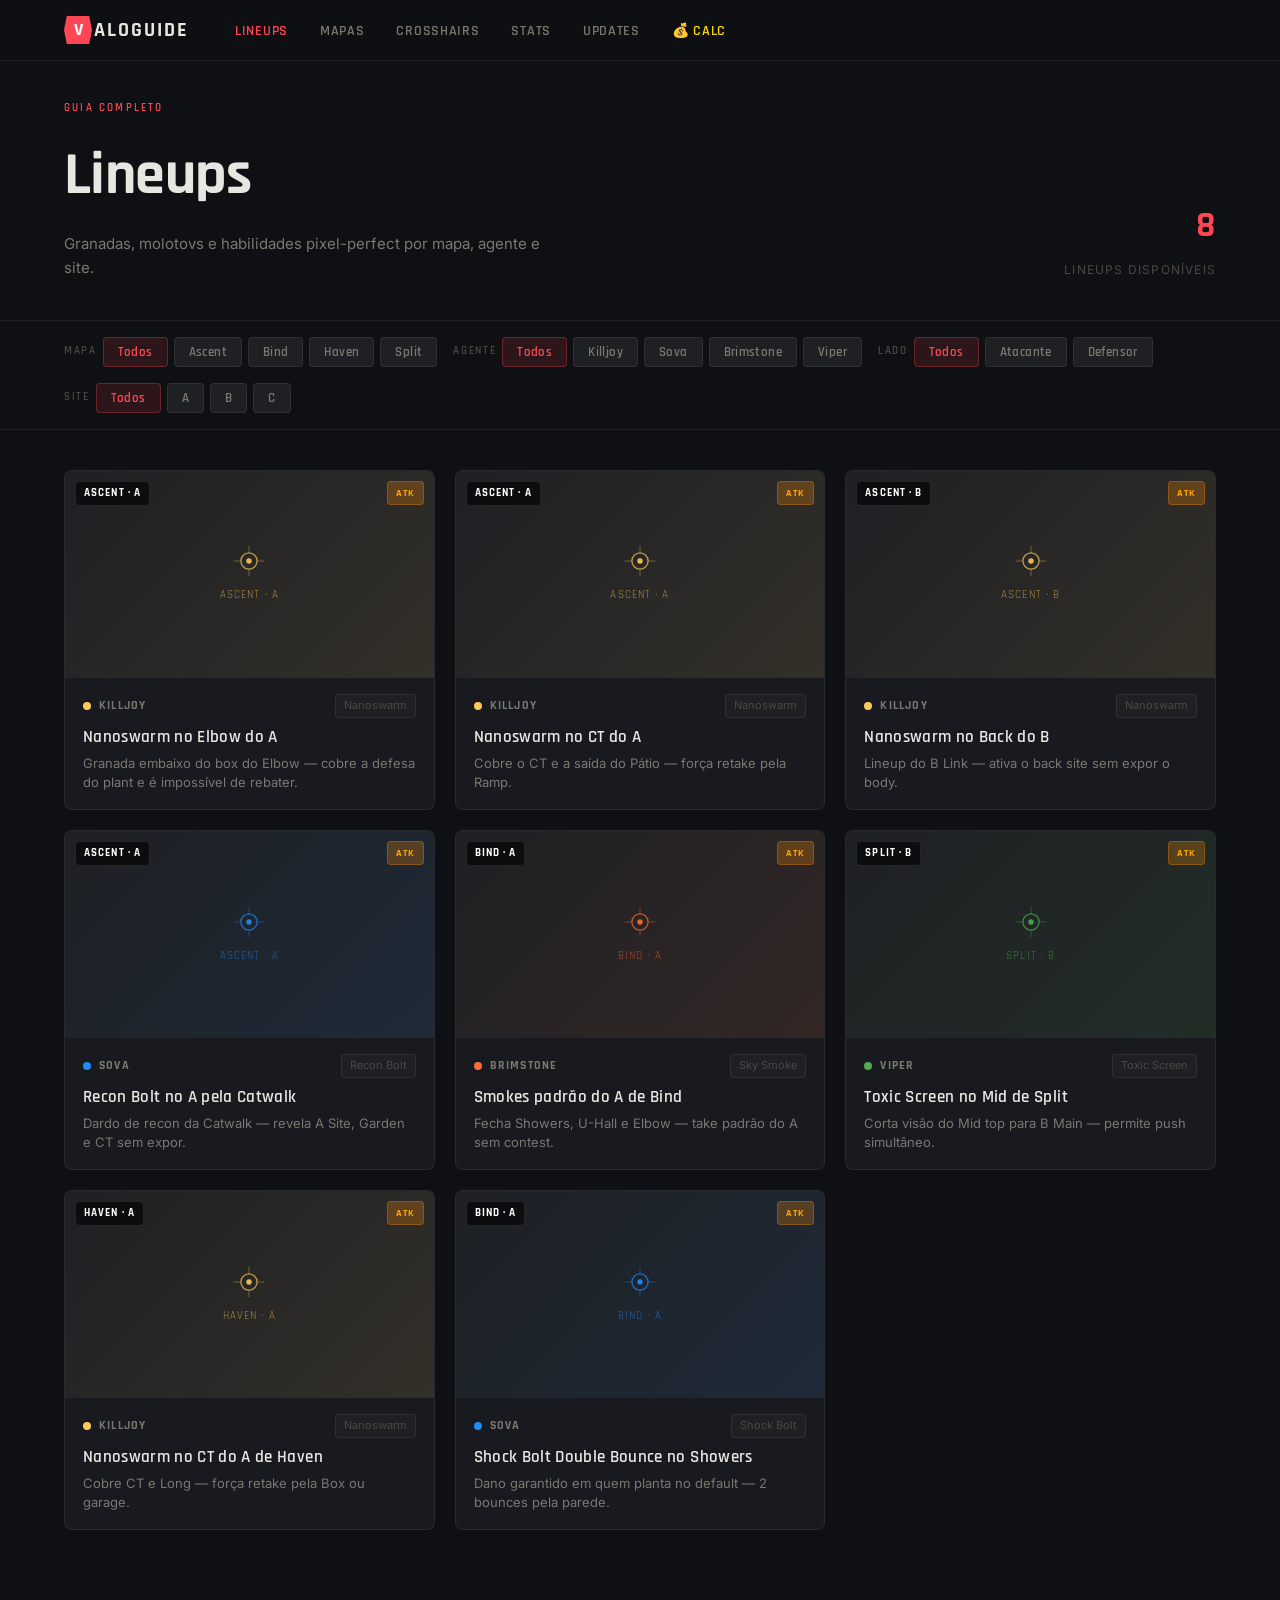
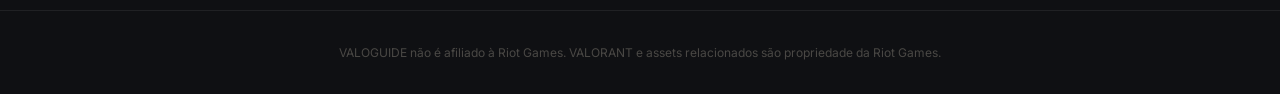
<file: lineups.html>
<!DOCTYPE html>
<html lang="pt-BR">
<head>
  <meta charset="UTF-8">
  <meta name="viewport" content="width=device-width, initial-scale=1.0">
  <title>Lineups — VALOGUIDE</title>
  <link rel="stylesheet" href="src/styles/main.css">
  <link rel="preconnect" href="https://fonts.googleapis.com">
  <link href="https://fonts.googleapis.com/css2?family=Rajdhani:wght@400;500;600;700&family=Inter:wght@300;400;500&display=swap" rel="stylesheet">
</head>
<body>

<nav class="nav" id="nav">
  <div class="nav-inner">
    <a href="index.html" class="logo">
      <span class="logo-mark">V</span>
      <span class="logo-text">ALOGUIDE</span>
    </a>
    <ul class="nav-links">
      <li><a href="lineups.html" class="nav-link active">Lineups</a></li>
      <li><a href="mapas.html" class="nav-link">Mapas</a></li>
      <li><a href="crosshairs.html" class="nav-link">Crosshairs</a></li>
      <li><a href="stats.html" class="nav-link">Stats</a></li>
      <li><a href="updates.html" class="nav-link">Updates</a></li>
        <li><a href="calculadora.html" class="nav-link" style="color:#FFD700">💰 Calc</a></li>
    </ul>
  </div>
</nav>

<div class="page-header">
  <div class="container">
    <div class="page-header-inner">
      <div>
        <div class="page-eyebrow">Guia completo</div>
        <h1 class="page-title">Lineups</h1>
        <p style="color:var(--text-muted);margin-top:8px;max-width:480px;">Granadas, molotovs e habilidades pixel-perfect por mapa, agente e site.</p>
      </div>
      <div style="display:flex;flex-direction:column;align-items:flex-end;gap:6px;">
        <span id="lineupCount" style="font-family:var(--font-display);font-size:36px;font-weight:700;color:var(--red);">0</span>
        <span style="font-size:12px;color:var(--text-dim);letter-spacing:.1em;text-transform:uppercase;">lineups disponíveis</span>
      </div>
    </div>
  </div>
</div>

<div class="filters-bar">
  <div class="container" style="display:flex;flex-wrap:wrap;gap:16px;align-items:center;">
    <div class="filter-group">
      <span class="filter-label">Mapa</span>
      <button class="filter-btn active" data-filter="map" data-value="all">Todos</button>
      <button class="filter-btn" data-filter="map" data-value="ascent">Ascent</button>
      <button class="filter-btn" data-filter="map" data-value="bind">Bind</button>
      <button class="filter-btn" data-filter="map" data-value="haven">Haven</button>
      <button class="filter-btn" data-filter="map" data-value="split">Split</button>
    </div>
    <div class="filter-group">
      <span class="filter-label">Agente</span>
      <button class="filter-btn active" data-filter="agent" data-value="all">Todos</button>
      <button class="filter-btn" data-filter="agent" data-value="killjoy">Killjoy</button>
      <button class="filter-btn" data-filter="agent" data-value="sova">Sova</button>
      <button class="filter-btn" data-filter="agent" data-value="brimstone">Brimstone</button>
      <button class="filter-btn" data-filter="agent" data-value="viper">Viper</button>
    </div>
    <div class="filter-group">
      <span class="filter-label">Lado</span>
      <button class="filter-btn active" data-filter="side" data-value="all">Todos</button>
      <button class="filter-btn" data-filter="side" data-value="atk">Atacante</button>
      <button class="filter-btn" data-filter="side" data-value="def">Defensor</button>
    </div>
    <div class="filter-group">
      <span class="filter-label">Site</span>
      <button class="filter-btn active" data-filter="site" data-value="all">Todos</button>
      <button class="filter-btn" data-filter="site" data-value="A">A</button>
      <button class="filter-btn" data-filter="site" data-value="B">B</button>
      <button class="filter-btn" data-filter="site" data-value="C">C</button>
    </div>
  </div>
</div>

<div class="lineups-main">
  <div class="container">
    <div class="lineups-grid" id="lineupsGrid"></div>
    <div class="empty-state" id="emptyState" style="display:none;">
      <p>Nenhum lineup encontrado com esses filtros.</p>
      <button class="btn btn-ghost" onclick="resetFilters()" style="margin-top:16px;">Limpar filtros</button>
    </div>
  </div>
</div>

<!-- MODAL -->
<div class="modal-overlay" id="modalOverlay">
  <div class="modal">
    <div class="modal-header">
      <h2 class="modal-title" id="modalTitle">—</h2>
      <button class="modal-close" id="modalClose">✕</button>
    </div>
    <div class="modal-media" id="modalMedia"></div>
    <div class="modal-body">
      <div id="modalMeta"></div>
      <div id="modalSteps"></div>
    </div>
  </div>
</div>

<footer class="footer">
  <div class="container">
    <p>VALOGUIDE não é afiliado à Riot Games. VALORANT e assets relacionados são propriedade da Riot Games.</p>
  </div>
</footer>

<script>
var AGENT_COLORS = {
  killjoy:'#FFC857', sage:'#4ECDC4', sova:'#1D8CF8',
  brimstone:'#FF6B35', viper:'#4CAF50', jett:'#00BCD4', fade:'#9C27B0'
};
var DIFF_COLORS = { 'Fácil':'#4CAF50', 'Médio':'#FFC857', 'Difícil':'#FF4655' };
var MAP_NAMES = { ascent:'Ascent', bind:'Bind', haven:'Haven', split:'Split', fracture:'Fracture', lotus:'Lotus', breeze:'Breeze' };

var LINEUPS = [
  { id:'kj-asc-nano-elbow', agent:'killjoy', map:'ascent', site:'A', side:'atk', ability:'Nanoswarm', difficulty:'Fácil',
    title:'Nanoswarm no Elbow do A',
    desc:'Granada embaixo do box do Elbow — cobre a defesa do plant e é impossível de rebater.',
    steps:['Fique no corner entre a Ramp e o A Main.','Mire no topo do pilar de pedra à esquerda do pórtico.','Jogue com Walk (shift) — sem pular.','A granada cai exatamente embaixo do box do Elbow.'] },
  { id:'kj-asc-nano-ct', agent:'killjoy', map:'ascent', site:'A', side:'atk', ability:'Nanoswarm', difficulty:'Médio',
    title:'Nanoswarm no CT do A',
    desc:'Cobre o CT e a saída do Pátio — força retake pela Ramp.',
    steps:['Plante spike no default do A.','Vá para o corner da Boomerang (esquerda do pórtico).','Mire na quina superior direita do arco de pedra.','A granada vai cair atrás da caixa do CT.'] },
  { id:'kj-asc-nano-b', agent:'killjoy', map:'ascent', site:'B', side:'atk', ability:'Nanoswarm', difficulty:'Médio',
    title:'Nanoswarm no Back do B',
    desc:'Lineup do B Link — ativa o back site sem expor o body.',
    steps:['Posicione no B Link, encostado na parede direita.','Mire na borda do telhado da marquise acima.','Clique 1x sem pular.','A granada cai no back site, corner da parede.'] },
  { id:'sova-asc-recon-a', agent:'sova', map:'ascent', site:'A', side:'atk', ability:'Recon Bolt', difficulty:'Difícil',
    title:'Recon Bolt no A pela Catwalk',
    desc:'Dardo de recon da Catwalk — revela A Site, Garden e CT sem expor.',
    steps:['Suba para a Catwalk, encosto na parede do fundo.','Mire levemente acima da antena do telhado à direita.','2 bounces + 1 bar de força.','O dardo vai bater no teto do A e rolar pelo site.'] },
  { id:'brim-bind-smoke-a', agent:'brimstone', map:'bind', site:'A', side:'atk', ability:'Sky Smoke', difficulty:'Fácil',
    title:'Smokes padrão do A de Bind',
    desc:'Fecha Showers, U-Hall e Elbow — take padrão do A sem contest.',
    steps:['Fique no A Short, encostado na parede esquerda.','Abra o mapa de smokes.','Coloque smoke em Showers, U-Hall e Elbow.','Jogue os 3 juntos e push imediato.'] },
  { id:'viper-split-screen', agent:'viper', map:'split', site:'B', side:'atk', ability:'Toxic Screen', difficulty:'Fácil',
    title:'Toxic Screen no Mid de Split',
    desc:'Corta visão do Mid top para B Main — permite push simultâneo.',
    steps:['Use a Toxic Screen do spawn de Attack.','Direcione da boca do A Lobby até a parede do B Main.','Ative apenas quando o time for pushear.','Combinada com smoke no Vent, o B fica completamente cego.'] },
  { id:'kj-haven-nano-a', agent:'killjoy', map:'haven', site:'A', side:'atk', ability:'Nanoswarm', difficulty:'Médio',
    title:'Nanoswarm no CT do A de Haven',
    desc:'Cobre CT e Long — força retake pela Box ou garage.',
    steps:['Plante no default do A Site de Haven.','Recue para A Long, corner da parede direita.','Mire no LED da luminária acima do pórtico.','A granada vai pousar atrás da caixa do CT.'] },
  { id:'sova-bind-shock', agent:'sova', map:'bind', site:'A', side:'atk', ability:'Shock Bolt', difficulty:'Difícil',
    title:'Shock Bolt Double Bounce no Showers',
    desc:'Dano garantido em quem planta no default — 2 bounces pela parede.',
    steps:['Fique no A Short, encosto na caixa de madeira.','Mire na quina superior da parede ao lado da porta de Showers.','2 bounces + força máxima.','O shock vai detonar no default plant do A.'] },
];

var filters = { map:'all', agent:'all', side:'all', site:'all' };

function cap(s){ return s.charAt(0).toUpperCase()+s.slice(1); }

function thumb(l) {
  var c = AGENT_COLORS[l.agent]||'#FF4655';
  return '<div style="width:100%;height:100%;display:flex;flex-direction:column;align-items:center;justify-content:center;gap:8px;background:linear-gradient(135deg,#1e2024,'+c+'18);">'
    +'<svg viewBox="0 0 40 40" width="36" height="36" fill="none">'
    +'<circle cx="20" cy="20" r="9" stroke="'+c+'" stroke-width="1.5" opacity=".7"/>'
    +'<circle cx="20" cy="20" r="3" fill="'+c+'" opacity=".9"/>'
    +'<line x1="20" y1="11" x2="20" y2="3" stroke="'+c+'" stroke-width="1" opacity=".4"/>'
    +'<line x1="20" y1="37" x2="20" y2="29" stroke="'+c+'" stroke-width="1" opacity=".4"/>'
    +'<line x1="11" y1="20" x2="3" y2="20" stroke="'+c+'" stroke-width="1" opacity=".4"/>'
    +'<line x1="37" y1="20" x2="29" y2="20" stroke="'+c+'" stroke-width="1" opacity=".4"/>'
    +'</svg>'
    +'<span style="font-family:Rajdhani,sans-serif;font-size:11px;color:'+c+';opacity:.6;letter-spacing:.1em;text-transform:uppercase;">'+(MAP_NAMES[l.map]||l.map)+' · '+l.site+'</span>'
    +'</div>';
}

function buildCard(l) {
  var c = AGENT_COLORS[l.agent]||'#FF4655';
  var sc = l.side==='atk'?'side-atk':'side-def';
  var sl = l.side==='atk'?'ATK':'DEF';
  return '<div class="lineup-card" data-id="'+l.id+'">'
    +'<div class="lineup-thumb">'+thumb(l)
    +'<span class="lineup-map-badge">'+(MAP_NAMES[l.map]||l.map)+' · '+l.site+'</span>'
    +'<span class="lineup-side-badge '+sc+'">'+sl+'</span>'
    +'<div class="lineup-play"><div class="play-icon"><svg viewBox="0 0 24 24"><path d="M5 3l14 9-14 9V3z"/></svg></div></div>'
    +'</div>'
    +'<div class="lineup-info">'
    +'<div class="lineup-agent-row">'
    +'<span class="agent-dot" style="background:'+c+';"></span>'
    +'<span class="agent-name">'+cap(l.agent)+'</span>'
    +'<span class="ability-badge">'+l.ability+'</span>'
    +'</div>'
    +'<h3 class="lineup-title">'+l.title+'</h3>'
    +'<p class="lineup-desc">'+l.desc+'</p>'
    +'</div></div>';
}

function render() {
  var grid = document.getElementById('lineupsGrid');
  var empty = document.getElementById('emptyState');
  var results = LINEUPS.filter(function(l){
    if(filters.map!=='all' && l.map!==filters.map) return false;
    if(filters.agent!=='all' && l.agent!==filters.agent) return false;
    if(filters.side!=='all' && l.side!==filters.side) return false;
    if(filters.site!=='all' && l.site!==filters.site) return false;
    return true;
  });
  document.getElementById('lineupCount').textContent = results.length;
  if(!results.length){ grid.innerHTML=''; empty.style.display='block'; return; }
  empty.style.display='none';
  grid.innerHTML = results.map(buildCard).join('');
  grid.querySelectorAll('.lineup-card').forEach(function(card){
    card.addEventListener('click', function(){
      var l = LINEUPS.find(function(x){ return x.id===card.dataset.id; });
      if(l) openModal(l);
    });
  });
}

function openModal(l) {
  var c = AGENT_COLORS[l.agent]||'#FF4655';
  document.getElementById('modalTitle').textContent = l.title;
  document.getElementById('modalMedia').innerHTML =
    '<div style="display:flex;flex-direction:column;align-items:center;justify-content:center;gap:10px;padding:32px;width:100%;">'
    +'<svg viewBox="0 0 60 60" width="56" height="56" fill="none">'
    +'<circle cx="30" cy="30" r="14" stroke="'+c+'" stroke-width="2" opacity=".6"/>'
    +'<circle cx="30" cy="30" r="5" fill="'+c+'" opacity=".9"/>'
    +'<line x1="30" y1="16" x2="30" y2="4" stroke="'+c+'" stroke-width="1.5" opacity=".5"/>'
    +'<line x1="30" y1="56" x2="30" y2="44" stroke="'+c+'" stroke-width="1.5" opacity=".5"/>'
    +'<line x1="16" y1="30" x2="4" y2="30" stroke="'+c+'" stroke-width="1.5" opacity=".5"/>'
    +'<line x1="56" y1="30" x2="44" y2="30" stroke="'+c+'" stroke-width="1.5" opacity=".5"/>'
    +'</svg>'
    +'<span style="font-family:Rajdhani,sans-serif;font-size:12px;color:#7a7870;letter-spacing:.1em;text-transform:uppercase;">Vídeo em breve</span>'
    +'</div>';
  document.getElementById('modalMeta').innerHTML =
    row('Agente','<span style="color:'+c+'">'+cap(l.agent)+'</span>')
    +row('Habilidade',l.ability)
    +row('Mapa',MAP_NAMES[l.map]||l.map)
    +row('Site',l.site)
    +row('Lado',l.side==='atk'?'🟠 Atacante':'🔵 Defensor')
    +'<div class="meta-row" style="border-bottom:none">'+
    '<span class="meta-key">Dificuldade</span>'+
    '<span class="meta-val" style="color:'+(DIFF_COLORS[l.difficulty]||'var(--text)')+'">'+l.difficulty+'</span></div>';
  document.getElementById('modalSteps').innerHTML =
    '<p style="font-family:Rajdhani,sans-serif;font-size:12px;font-weight:600;letter-spacing:.1em;text-transform:uppercase;color:#4a4845;margin-bottom:8px;">Como executar</p>'
    +l.steps.map(function(s,i){
      return '<div class="step-item"><span class="step-num">'+(i+1)+'</span><span class="step-text">'+s+'</span></div>';
    }).join('');
  document.getElementById('modalOverlay').classList.add('open');
  document.body.style.overflow='hidden';
}

function row(k,v){ return '<div class="meta-row"><span class="meta-key">'+k+'</span><span class="meta-val">'+v+'</span></div>'; }

function closeModal(){ document.getElementById('modalOverlay').classList.remove('open'); document.body.style.overflow=''; }

window.resetFilters = function(){
  filters={map:'all',agent:'all',side:'all',site:'all'};
  document.querySelectorAll('.filter-btn').forEach(function(b){ b.classList.toggle('active',b.dataset.value==='all'); });
  render();
};

document.getElementById('modalClose').addEventListener('click', closeModal);
document.getElementById('modalOverlay').addEventListener('click', function(e){ if(e.target===this) closeModal(); });
document.addEventListener('keydown', function(e){ if(e.key==='Escape') closeModal(); });

document.querySelectorAll('.filter-btn').forEach(function(btn){
  btn.addEventListener('click', function(){
    btn.closest('.filter-group').querySelectorAll('.filter-btn').forEach(function(b){ b.classList.remove('active'); });
    btn.classList.add('active');
    filters[btn.dataset.filter]=btn.dataset.value;
    render();
  });
});

var nav=document.getElementById('nav');
window.addEventListener('scroll',function(){ nav.classList.toggle('scrolled',window.scrollY>20); },{passive:true});

render();
</script>
</body>
</html>
</file>
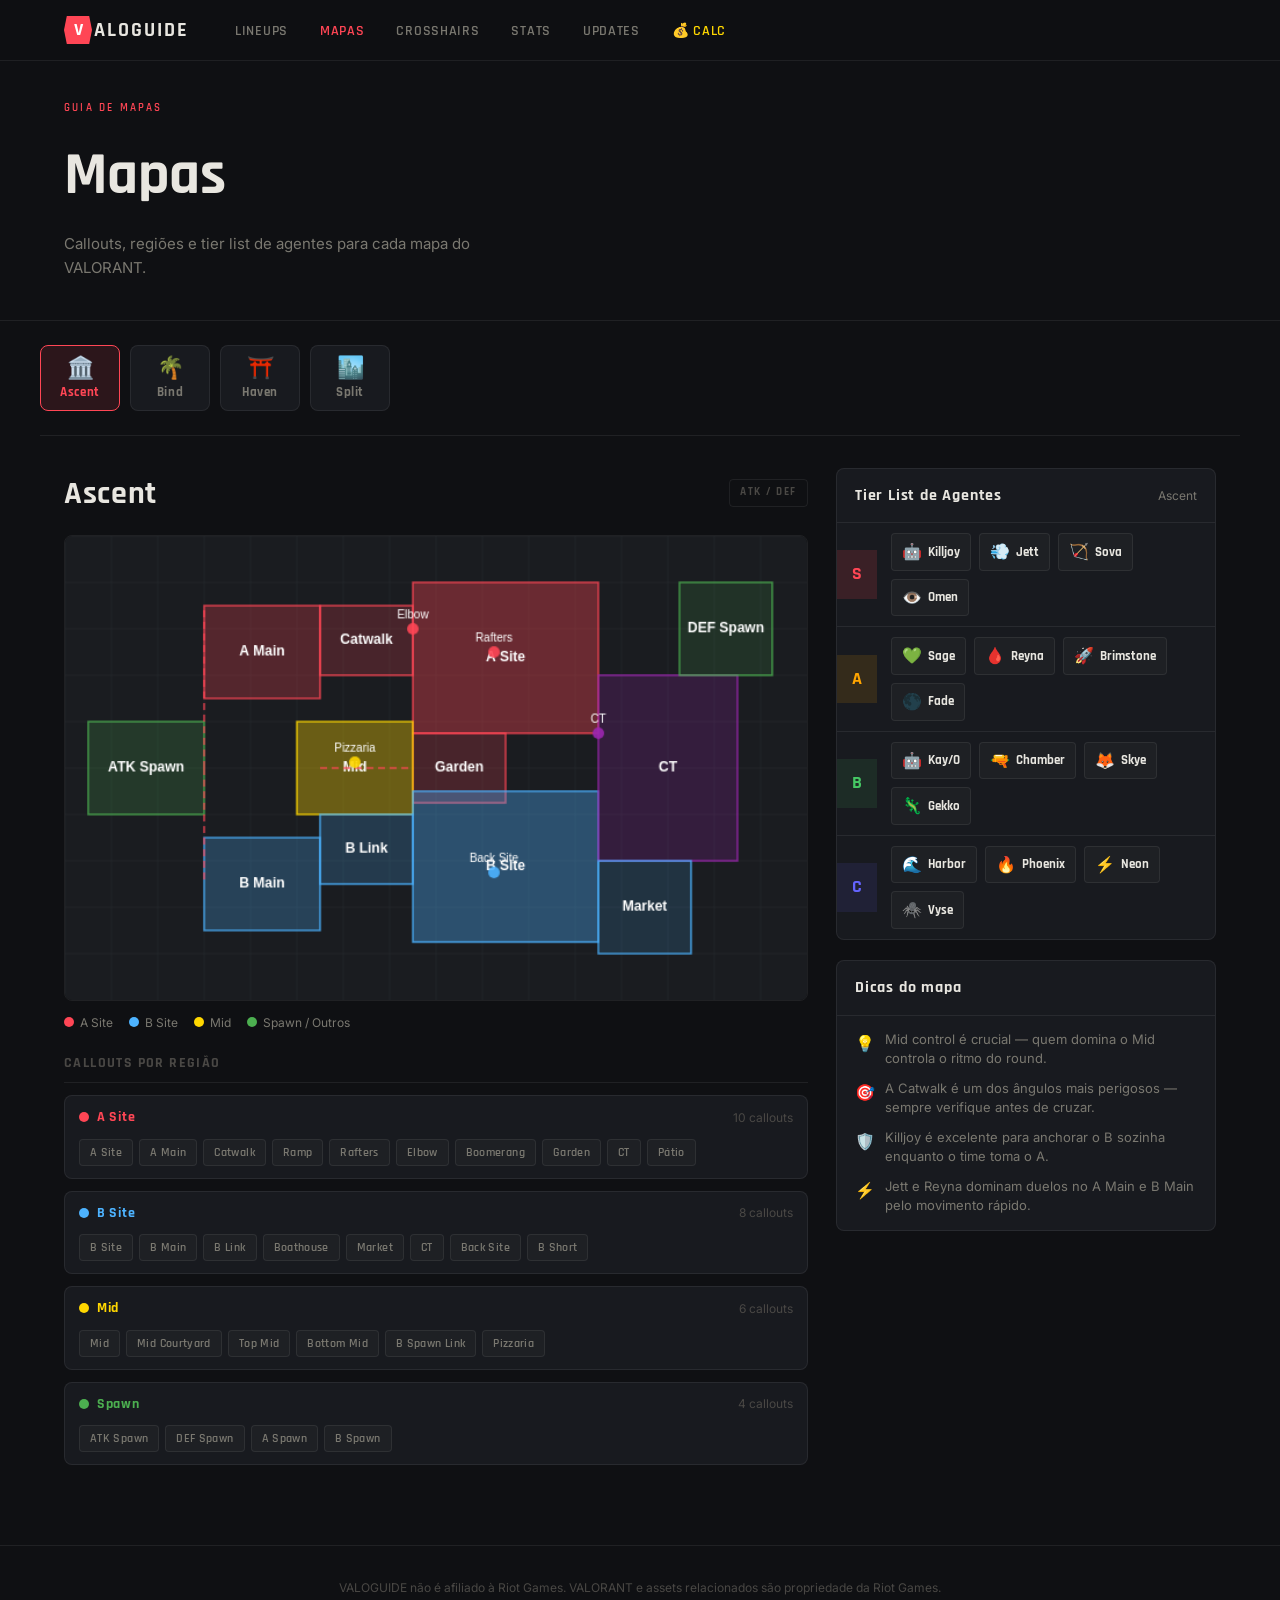
<file: mapas.html>
<!DOCTYPE html>
<html lang="pt-BR">
<head>
  <meta charset="UTF-8">
  <meta name="viewport" content="width=device-width, initial-scale=1.0">
  <title>Mapas — VALOGUIDE</title>
  <link rel="stylesheet" href="src/styles/main.css">
  <link rel="preconnect" href="https://fonts.googleapis.com">
  <link href="https://fonts.googleapis.com/css2?family=Rajdhani:wght@400;500;600;700&family=Inter:wght@300;400;500&display=swap" rel="stylesheet">
  <style>
    .maps-hero{padding:100px 0 40px;border-bottom:1px solid var(--border)}
    .maps-hero-inner{display:flex;align-items:flex-end;justify-content:space-between;gap:24px}

    /* MAP SELECTOR */
    .map-selector{display:flex;gap:10px;flex-wrap:wrap;padding:24px 0;border-bottom:1px solid var(--border);position:sticky;top:60px;background:var(--bg);z-index:10}
    .map-btn{display:flex;flex-direction:column;align-items:center;gap:6px;padding:10px 16px;background:var(--bg-card);border:1px solid var(--border);border-radius:var(--radius-lg);cursor:pointer;transition:all .2s;min-width:80px}
    .map-btn:hover{border-color:var(--border-red)}
    .map-btn.active{border-color:var(--red);background:var(--red-glow)}
    .map-btn-icon{font-size:22px;line-height:1}
    .map-btn-name{font-family:var(--font-display);font-size:13px;font-weight:700;letter-spacing:.05em;color:var(--text-muted)}
    .map-btn.active .map-btn-name{color:var(--red)}

    /* MAIN LAYOUT */
    .map-main{padding:32px 0 80px}
    .map-layout{display:grid;grid-template-columns:1fr 380px;gap:28px;align-items:start}

    /* MAP VISUAL */
    .map-visual-wrap{position:relative}
    .map-title-bar{display:flex;align-items:center;justify-content:space-between;margin-bottom:16px}
    .map-name-big{font-family:var(--font-display);font-size:32px;font-weight:700;letter-spacing:.02em}
    .map-side-tag{font-family:var(--font-display);font-size:11px;font-weight:700;letter-spacing:.15em;text-transform:uppercase;color:var(--text-dim);padding:4px 10px;border:1px solid var(--border);border-radius:var(--radius)}
    .map-canvas-wrap{position:relative;border-radius:var(--radius-lg);overflow:hidden;border:1px solid var(--border)}
    .map-canvas-wrap canvas{display:block;width:100%}
    .map-legend{display:flex;gap:16px;margin-top:12px;flex-wrap:wrap}
    .legend-item{display:flex;align-items:center;gap:6px;font-size:12px;color:var(--text-muted)}
    .legend-dot{width:10px;height:10px;border-radius:50%;flex-shrink:0}

    /* CALLOUTS LIST */
    .callouts-section{margin-top:20px}
    .callouts-title{font-family:var(--font-display);font-size:14px;font-weight:700;letter-spacing:.1em;text-transform:uppercase;color:var(--text-dim);margin-bottom:12px;padding-bottom:8px;border-bottom:1px solid var(--border)}
    .callouts-regions{display:flex;flex-direction:column;gap:12px}
    .callout-region{background:var(--bg-card);border:1px solid var(--border);border-radius:var(--radius-lg);overflow:hidden}
    .callout-region-header{padding:10px 14px;display:flex;align-items:center;gap:8px;cursor:pointer;transition:background .15s}
    .callout-region-header:hover{background:var(--bg-3)}
    .region-dot{width:10px;height:10px;border-radius:50%;flex-shrink:0}
    .region-name{font-family:var(--font-display);font-size:14px;font-weight:700;letter-spacing:.05em}
    .region-count{font-size:12px;color:var(--text-dim);margin-left:auto}
    .callout-tags{display:flex;flex-wrap:wrap;gap:6px;padding:0 14px 12px}
    .callout-tag{font-size:12px;color:var(--text-muted);background:var(--bg-3);border:1px solid var(--border);padding:3px 10px;border-radius:var(--radius);font-family:var(--font-display);font-weight:600;letter-spacing:.03em}

    /* RIGHT PANEL */
    .right-panel{display:flex;flex-direction:column;gap:20px}

    /* TIER LIST */
    .tier-section{background:var(--bg-card);border:1px solid var(--border);border-radius:var(--radius-lg);overflow:hidden}
    .tier-section-header{padding:14px 18px;border-bottom:1px solid var(--border);display:flex;align-items:center;justify-content:space-between}
    .tier-section-title{font-family:var(--font-display);font-size:16px;font-weight:700;letter-spacing:.05em}
    .tier-section-sub{font-size:12px;color:var(--text-muted)}
    .tier-row{display:flex;align-items:center;gap:0;border-bottom:1px solid var(--border)}
    .tier-row:last-child{border-bottom:none}
    .tier-label{width:40px;min-width:40px;height:100%;display:flex;align-items:center;justify-content:center;font-family:var(--font-display);font-size:18px;font-weight:700;padding:10px 0}
    .tier-s .tier-label{background:rgba(255,70,85,.15);color:#FF4655}
    .tier-a .tier-label{background:rgba(255,165,0,.12);color:#FFA500}
    .tier-b .tier-label{background:rgba(70,200,100,.1);color:#46C864}
    .tier-c .tier-label{background:rgba(100,100,255,.1);color:#6464FF}
    .tier-agents{display:flex;flex-wrap:wrap;gap:8px;padding:10px 14px;flex:1}
    .tier-agent{display:flex;align-items:center;gap:6px;background:var(--bg-3);border:1px solid var(--border);border-radius:var(--radius);padding:5px 10px;transition:border-color .15s}
    .tier-agent:hover{border-color:var(--border-red)}
    .agent-emoji{font-size:16px}
    .agent-label{font-family:var(--font-display);font-size:13px;font-weight:700;color:var(--text)}

    /* MAP TIPS */
    .tips-section{background:var(--bg-card);border:1px solid var(--border);border-radius:var(--radius-lg);overflow:hidden}
    .tips-header{padding:14px 18px;border-bottom:1px solid var(--border)}
    .tips-title{font-family:var(--font-display);font-size:16px;font-weight:700;letter-spacing:.05em}
    .tips-list{padding:14px 18px;display:flex;flex-direction:column;gap:10px}
    .tip-item{display:flex;gap:10px;align-items:flex-start}
    .tip-icon{font-size:16px;flex-shrink:0;margin-top:1px}
    .tip-text{font-size:13px;color:var(--text-muted);line-height:1.5}
  </style>
</head>
<body>

<nav class="nav" id="nav">
  <div class="nav-inner">
    <a href="index.html" class="logo"><span class="logo-mark">V</span><span class="logo-text">ALOGUIDE</span></a>
    <ul class="nav-links">
      <li><a href="lineups.html" class="nav-link">Lineups</a></li>
      <li><a href="mapas.html" class="nav-link active">Mapas</a></li>
      <li><a href="crosshairs.html" class="nav-link">Crosshairs</a></li>
      <li><a href="stats.html" class="nav-link">Stats</a></li>
      <li><a href="updates.html" class="nav-link">Updates</a></li>
        <li><a href="calculadora.html" class="nav-link" style="color:#FFD700">💰 Calc</a></li>
    </ul>
  </div>
</nav>

<div class="maps-hero">
  <div class="container">
    <div class="maps-hero-inner">
      <div>
        <div class="page-eyebrow">Guia de Mapas</div>
        <h1 class="page-title">Mapas</h1>
        <p style="color:var(--text-muted);margin-top:8px;max-width:480px;">Callouts, regiões e tier list de agentes para cada mapa do VALORANT.</p>
      </div>
    </div>
  </div>
</div>

<!-- MAP SELECTOR -->
<div class="map-selector container" id="mapSelector"></div>

<!-- MAIN -->
<div class="map-main">
  <div class="container">
    <div class="map-layout">
      <div class="map-visual-wrap">
        <div class="map-title-bar">
          <div class="map-name-big" id="mapNameBig">—</div>
          <div class="map-side-tag" id="mapSideTag">—</div>
        </div>
        <div class="map-canvas-wrap">
          <canvas id="mapCanvas" width="640" height="400"></canvas>
        </div>
        <div class="map-legend">
          <div class="legend-item"><div class="legend-dot" style="background:#FF4655"></div>A Site</div>
          <div class="legend-item"><div class="legend-dot" style="background:#4db3ff"></div>B Site</div>
          <div class="legend-item"><div class="legend-dot" style="background:#FFD700"></div>Mid</div>
          <div class="legend-item"><div class="legend-dot" style="background:#4CAF50"></div>Spawn / Outros</div>
        </div>
        <div class="callouts-section">
          <div class="callouts-title">Callouts por região</div>
          <div class="callouts-regions" id="calloutsRegions"></div>
        </div>
      </div>

      <div class="right-panel">
        <div class="tier-section">
          <div class="tier-section-header">
            <div class="tier-section-title">Tier List de Agentes</div>
            <div class="tier-section-sub" id="tierMapName">—</div>
          </div>
          <div id="tierList"></div>
        </div>
        <div class="tips-section">
          <div class="tips-header"><div class="tips-title">Dicas do mapa</div></div>
          <div class="tips-list" id="tipsList"></div>
        </div>
      </div>
    </div>
  </div>
</div>

<footer class="footer">
  <div class="container">
    <p>VALOGUIDE não é afiliado à Riot Games. VALORANT e assets relacionados são propriedade da Riot Games.</p>
  </div>
</footer>

<script>
var nav = document.getElementById('nav');
window.addEventListener('scroll', function(){ nav.classList.toggle('scrolled', window.scrollY > 20); }, { passive: true });

var AGENT_EMOJI = {
  'Killjoy':'🤖','Jett':'💨','Sage':'💚','Sova':'🏹','Reyna':'🩸','Phoenix':'🔥',
  'Neon':'⚡','Raze':'💣','Viper':'☠️','Brimstone':'🚀','Omen':'👁️','Astra':'⭐',
  'Harbor':'🌊','Fade':'🌑','Gekko':'🦎','Deadlock':'🔒','Iso':'🎯','Clove':'🍀',
  'Chamber':'🔫','Skye':'🦊','Breach':'⚡','Kay/O':'🤖','Vyse':'🕷️'
};

var MAPS = [
  {
    id:'ascent', name:'Ascent', icon:'🏛️', sides:'ATK / DEF',
    color:'#4a90d9',
    tips:[
      {icon:'💡','text':'Mid control é crucial — quem domina o Mid controla o ritmo do round.'},
      {icon:'🎯','text':'A Catwalk é um dos ângulos mais perigosos — sempre verifique antes de cruzar.'},
      {icon:'🛡️','text':'Killjoy é excelente para anchorar o B sozinha enquanto o time toma o A.'},
      {icon:'⚡','text':'Jett e Reyna dominam duelos no A Main e B Main pelo movimento rápido.'},
    ],
    tiers:{
      S:['Killjoy','Jett','Sova','Omen'],
      A:['Sage','Reyna','Brimstone','Fade'],
      B:['Kay/O','Chamber','Skye','Gekko'],
      C:['Harbor','Phoenix','Neon','Vyse'],
    },
    regions:[
      { name:'A Site', color:'#FF4655', callouts:['A Site','A Main','Catwalk','Ramp','Rafters','Elbow','Boomerang','Garden','CT','Pátio'] },
      { name:'B Site', color:'#4db3ff', callouts:['B Site','B Main','B Link','Boathouse','Market','CT','Back Site','B Short'] },
      { name:'Mid', color:'#FFD700', callouts:['Mid','Mid Courtyard','Top Mid','Bottom Mid','B Spawn Link','Pizzaria'] },
      { name:'Spawn', color:'#4CAF50', callouts:['ATK Spawn','DEF Spawn','A Spawn','B Spawn'] },
    ],
    draw: function(ctx, w, h) {
      var c = this.color;
      // Background
      ctx.fillStyle = '#1a1c20'; ctx.fillRect(0,0,w,h);
      // Grid
      ctx.strokeStyle = '#2a2d33'; ctx.lineWidth = 0.5;
      for(var x=0;x<w;x+=40){ctx.beginPath();ctx.moveTo(x,0);ctx.lineTo(x,h);ctx.stroke();}
      for(var y=0;y<h;y+=40){ctx.beginPath();ctx.moveTo(0,y);ctx.lineTo(w,y);ctx.stroke();}

      function zone(x,y,wi,hi,col,label,alpha){
        ctx.globalAlpha=alpha||0.3; ctx.fillStyle=col; ctx.fillRect(x,y,wi,hi);
        ctx.globalAlpha=0.8; ctx.strokeStyle=col; ctx.lineWidth=1.5; ctx.strokeRect(x,y,wi,hi);
        ctx.globalAlpha=1; ctx.fillStyle='#fff'; ctx.font='bold 12px Rajdhani,sans-serif';
        ctx.textAlign='center'; ctx.textBaseline='middle';
        ctx.fillText(label, x+wi/2, y+hi/2);
      }

      // ATK Spawn
      zone(20,160,100,80,'#4CAF50','ATK Spawn',0.2);
      // A Main
      zone(120,60,100,80,'#FF4655','A Main',0.25);
      // Catwalk
      zone(220,60,80,60,'#FF4655','Catwalk',0.2);
      // A Site
      zone(300,40,160,130,'#FF4655','A Site',0.35);
      // Garden
      zone(300,170,80,60,'#FF4655','Garden',0.2);
      // Mid
      zone(200,160,100,80,'#FFD700','Mid',0.35);
      // B Main
      zone(120,260,100,80,'#4db3ff','B Main',0.25);
      // B Link
      zone(220,240,80,60,'#4db3ff','B Link',0.2);
      // B Site
      zone(300,220,160,130,'#4db3ff','B Site',0.35);
      // CT
      zone(460,120,120,160,'#9C27B0','CT',0.2);
      // DEF Spawn
      zone(530,40,80,80,'#4CAF50','DEF Spawn',0.15);
      // Market
      zone(460,280,80,80,'#4db3ff','Market',0.15);

      // Arrows ATK routes
      ctx.globalAlpha=0.6; ctx.strokeStyle='#FF4655'; ctx.lineWidth=2;
      ctx.setLineDash([6,4]);
      ctx.beginPath(); ctx.moveTo(120,200); ctx.lineTo(120,60); ctx.stroke();
      ctx.beginPath(); ctx.moveTo(120,200); ctx.lineTo(120,300); ctx.stroke();
      ctx.beginPath(); ctx.moveTo(220,200); ctx.lineTo(300,200); ctx.stroke();
      ctx.setLineDash([]); ctx.globalAlpha=1;

      // Callout dots
      var dots=[
        {x:370,y:100,label:'Rafters',col:'#FF4655'},
        {x:300,y:80,label:'Elbow',col:'#FF4655'},
        {x:460,y:170,label:'CT',col:'#9C27B0'},
        {x:250,y:195,label:'Pizzaria',col:'#FFD700'},
        {x:370,y:290,label:'Back Site',col:'#4db3ff'},
      ];
      dots.forEach(function(d){
        ctx.fillStyle=d.col; ctx.globalAlpha=0.9;
        ctx.beginPath(); ctx.arc(d.x,d.y,5,0,Math.PI*2); ctx.fill();
        ctx.fillStyle='#fff'; ctx.globalAlpha=1; ctx.font='10px Inter,sans-serif';
        ctx.textAlign='center'; ctx.textBaseline='bottom';
        ctx.fillText(d.label,d.x,d.y-7);
      });
    }
  },
  {
    id:'bind', name:'Bind', icon:'🌴', sides:'ATK / DEF',
    color:'#e8a030',
    tips:[
      {icon:'💡','text':'Bind é o único mapa sem Mid — tudo passa pelos teleportadores.'},
      {icon:'🎯','text':'Use os teleportes agressivamente para rotações rápidas e flancos.'},
      {icon:'🛡️','text':'Viper é S-tier aqui — o Toxic Screen no A ou B fecha completamente o site.'},
      {icon:'⚡','text':'Raze com Satchels domina Showers e Short pela mobilidade vertical.'},
    ],
    tiers:{
      S:['Viper','Raze','Brimstone','Killjoy'],
      A:['Sova','Omen','Fade','Skye'],
      B:['Sage','Reyna','Kay/O','Breach'],
      C:['Harbor','Neon','Phoenix','Vyse'],
    },
    regions:[
      { name:'A Site', color:'#FF4655', callouts:['A Site','A Short','Showers','U-Hall','Elbow','Spawn A','Lamps','CT A'] },
      { name:'B Site', color:'#4db3ff', callouts:['B Site','B Long','B Short','Hookah','Garden','CT B','Truck'] },
      { name:'Teleportes', color:'#FFD700', callouts:['TP A→B','TP B→A','Corredor TP'] },
      { name:'Spawn', color:'#4CAF50', callouts:['ATK Spawn','DEF Spawn'] },
    ],
    draw: function(ctx, w, h) {
      ctx.fillStyle = '#1a1c20'; ctx.fillRect(0,0,w,h);
      ctx.strokeStyle = '#2a2d33'; ctx.lineWidth = 0.5;
      for(var x=0;x<w;x+=40){ctx.beginPath();ctx.moveTo(x,0);ctx.lineTo(x,h);ctx.stroke();}
      for(var y=0;y<h;y+=40){ctx.beginPath();ctx.moveTo(0,y);ctx.lineTo(w,y);ctx.stroke();}

      function zone(x,y,wi,hi,col,label,alpha){
        ctx.globalAlpha=alpha||0.3; ctx.fillStyle=col; ctx.fillRect(x,y,wi,hi);
        ctx.globalAlpha=0.8; ctx.strokeStyle=col; ctx.lineWidth=1.5; ctx.strokeRect(x,y,wi,hi);
        ctx.globalAlpha=1; ctx.fillStyle='#fff'; ctx.font='bold 12px Rajdhani,sans-serif';
        ctx.textAlign='center'; ctx.textBaseline='middle';
        ctx.fillText(label, x+wi/2, y+hi/2);
      }

      zone(20,140,100,80,'#4CAF50','ATK Spawn',0.2);
      zone(120,60,120,100,'#FF4655','A Short',0.25);
      zone(240,40,100,80,'#FF4655','Showers',0.3);
      zone(340,40,160,130,'#FF4655','A Site',0.35);
      zone(500,40,100,80,'#4CAF50','DEF Spawn A',0.15);
      zone(120,220,120,100,'#4db3ff','B Long',0.25);
      zone(240,260,100,80,'#4db3ff','Hookah',0.3);
      zone(340,220,160,130,'#4db3ff','B Site',0.35);
      zone(500,260,100,80,'#4CAF50','DEF Spawn B',0.15);

      // Teleporters
      ctx.globalAlpha=0.8; ctx.fillStyle='#FFD700';
      ctx.strokeStyle='#FFD700'; ctx.lineWidth=2;
      ctx.setLineDash([4,3]);
      ctx.beginPath(); ctx.moveTo(240,140); ctx.lineTo(240,260); ctx.stroke();
      ctx.setLineDash([]); ctx.globalAlpha=0.6;
      ctx.fillRect(228,130,24,20); ctx.fillRect(228,258,24,20);
      ctx.globalAlpha=1; ctx.fillStyle='#fff'; ctx.font='10px Inter,sans-serif';
      ctx.textAlign='center';
      ctx.fillText('TP',240,142); ctx.fillText('TP',240,270);

      var dots=[
        {x:240,y:90,label:'U-Hall',col:'#FF4655'},
        {x:420,y:80,label:'CT A',col:'#FF4655'},
        {x:340,y:300,label:'Truck',col:'#4db3ff'},
        {x:420,y:300,label:'CT B',col:'#4db3ff'},
      ];
      dots.forEach(function(d){
        ctx.fillStyle=d.col; ctx.globalAlpha=0.9;
        ctx.beginPath(); ctx.arc(d.x,d.y,5,0,Math.PI*2); ctx.fill();
        ctx.fillStyle='#fff'; ctx.globalAlpha=1; ctx.font='10px Inter,sans-serif';
        ctx.textAlign='center'; ctx.textBaseline='bottom';
        ctx.fillText(d.label,d.x,d.y-7);
      });
    }
  },
  {
    id:'haven', name:'Haven', icon:'⛩️', sides:'ATK / DEF',
    color:'#7b52a1',
    tips:[
      {icon:'💡','text':'Haven é o único mapa com 3 sites — defesa tem que cobrir A, B e C ao mesmo tempo.'},
      {icon:'🎯','text':'Mid (Courtyard) conecta tudo — quem controla o Mid vira a partida.'},
      {icon:'🛡️','text':'Omen e Brimstone são essenciais para dar smokes nos 3 sites simultaneamente.'},
      {icon:'⚡','text':'Jett e Reyna dominam duelos no A Long e C Long pelo ritmo agressivo.'},
    ],
    tiers:{
      S:['Omen','Brimstone','Sova','Jett'],
      A:['Killjoy','Fade','Kay/O','Skye'],
      B:['Sage','Reyna','Chamber','Gekko'],
      C:['Harbor','Neon','Phoenix','Vyse'],
    },
    regions:[
      { name:'A Site', color:'#FF4655', callouts:['A Site','A Long','A Short','A Lobby','CT A','Heaven A','A Box'] },
      { name:'B Site', color:'#4db3ff', callouts:['B Site','B Short','B Long','Mid','Courtyard','CT B'] },
      { name:'C Site', color:'#FFA500', callouts:['C Site','C Long','C Short','Garage','CT C','C Heaven'] },
      { name:'Spawn', color:'#4CAF50', callouts:['ATK Spawn','DEF Spawn','Mid Courtyard'] },
    ],
    draw: function(ctx, w, h) {
      ctx.fillStyle = '#1a1c20'; ctx.fillRect(0,0,w,h);
      ctx.strokeStyle = '#2a2d33'; ctx.lineWidth = 0.5;
      for(var x=0;x<w;x+=40){ctx.beginPath();ctx.moveTo(x,0);ctx.lineTo(x,h);ctx.stroke();}
      for(var y=0;y<h;y+=40){ctx.beginPath();ctx.moveTo(0,y);ctx.lineTo(w,y);ctx.stroke();}

      function zone(x,y,wi,hi,col,label,alpha){
        ctx.globalAlpha=alpha||0.3; ctx.fillStyle=col; ctx.fillRect(x,y,wi,hi);
        ctx.globalAlpha=0.8; ctx.strokeStyle=col; ctx.lineWidth=1.5; ctx.strokeRect(x,y,wi,hi);
        ctx.globalAlpha=1; ctx.fillStyle='#fff'; ctx.font='bold 12px Rajdhani,sans-serif';
        ctx.textAlign='center'; ctx.textBaseline='middle';
        ctx.fillText(label, x+wi/2, y+hi/2);
      }

      zone(20,160,100,80,'#4CAF50','ATK Spawn',0.2);
      zone(120,40,120,100,'#FF4655','A Long',0.25);
      zone(240,40,140,120,'#FF4655','A Site',0.35);
      zone(380,40,100,80,'#4CAF50','DEF A',0.15);
      zone(200,160,120,80,'#FFD700','Courtyard',0.35);
      zone(240,180,120,80,'#4db3ff','B Site',0.3);
      zone(380,160,100,80,'#4CAF50','DEF B',0.15);
      zone(120,280,120,100,'#FFA500','C Long',0.25);
      zone(240,280,140,120,'#FFA500','C Site',0.35);
      zone(380,280,100,80,'#4CAF50','DEF C',0.15);

      var dots=[
        {x:270,y:80,label:'Heaven A',col:'#FF4655'},
        {x:480,y:60,label:'CT A',col:'#FF4655'},
        {x:330,y:195,label:'CT B',col:'#4db3ff'},
        {x:270,y:320,label:'Garage',col:'#FFA500'},
        {x:480,y:320,label:'CT C',col:'#FFA500'},
      ];
      dots.forEach(function(d){
        ctx.fillStyle=d.col; ctx.globalAlpha=0.9;
        ctx.beginPath(); ctx.arc(d.x,d.y,5,0,Math.PI*2); ctx.fill();
        ctx.fillStyle='#fff'; ctx.globalAlpha=1; ctx.font='10px Inter,sans-serif';
        ctx.textAlign='center'; ctx.textBaseline='bottom';
        ctx.fillText(d.label,d.x,d.y-7);
      });
    }
  },
  {
    id:'split', name:'Split', icon:'🏙️', sides:'ATK / DEF',
    color:'#e85d5d',
    tips:[
      {icon:'💡','text':'Split favorece os Defensores — as entradas são estreitas e fáceis de segurar.'},
      {icon:'🎯','text':'Mid (Vent) é o ponto mais importante — controlar o Vent conecta A e B.'},
      {icon:'🛡️','text':'Sage é obrigatória aqui — walls no Ramp e no Heaven mudam o round.'},
      {icon:'⚡','text':'Raze com Satchel voa pelo Mid e surpreende defensores no B Heaven.'},
    ],
    tiers:{
      S:['Sage','Raze','Omen','Killjoy'],
      A:['Sova','Brimstone','Viper','Fade'],
      B:['Jett','Kay/O','Skye','Reyna'],
      C:['Harbor','Neon','Phoenix','Astra'],
    },
    regions:[
      { name:'A Site', color:'#FF4655', callouts:['A Site','A Main','A Ramp','A Heaven','A Screens','CT A','A Sewer'] },
      { name:'B Site', color:'#4db3ff', callouts:['B Site','B Main','B Heaven','B Back','CT B','B Alley'] },
      { name:'Mid', color:'#FFD700', callouts:['Mid','Top Mid','Vent','Mail','Mid Boiler','Underpass'] },
      { name:'Spawn', color:'#4CAF50', callouts:['ATK Spawn','DEF Spawn'] },
    ],
    draw: function(ctx, w, h) {
      ctx.fillStyle = '#1a1c20'; ctx.fillRect(0,0,w,h);
      ctx.strokeStyle = '#2a2d33'; ctx.lineWidth = 0.5;
      for(var x=0;x<w;x+=40){ctx.beginPath();ctx.moveTo(x,0);ctx.lineTo(x,h);ctx.stroke();}
      for(var y=0;y<h;y+=40){ctx.beginPath();ctx.moveTo(0,y);ctx.lineTo(w,y);ctx.stroke();}

      function zone(x,y,wi,hi,col,label,alpha){
        ctx.globalAlpha=alpha||0.3; ctx.fillStyle=col; ctx.fillRect(x,y,wi,hi);
        ctx.globalAlpha=0.8; ctx.strokeStyle=col; ctx.lineWidth=1.5; ctx.strokeRect(x,y,wi,hi);
        ctx.globalAlpha=1; ctx.fillStyle='#fff'; ctx.font='bold 12px Rajdhani,sans-serif';
        ctx.textAlign='center'; ctx.textBaseline='middle';
        ctx.fillText(label, x+wi/2, y+hi/2);
      }

      zone(20,140,100,80,'#4CAF50','ATK Spawn',0.2);
      zone(120,40,100,100,'#FF4655','A Ramp',0.25);
      zone(220,40,160,130,'#FF4655','A Site',0.35);
      zone(380,40,80,80,'#4CAF50','DEF A',0.15);
      zone(200,170,120,60,'#FFD700','Mid',0.35);
      zone(240,220,80,60,'#FFD700','Vent',0.3);
      zone(120,280,100,100,'#4db3ff','B Main',0.25);
      zone(220,260,160,130,'#4db3ff','B Site',0.35);
      zone(380,280,80,80,'#4CAF50','DEF B',0.15);

      // Heaven
      ctx.globalAlpha=0.2; ctx.fillStyle='#FF4655'; ctx.fillRect(220,40,160,30);
      ctx.globalAlpha=1; ctx.fillStyle='#FF4655'; ctx.font='10px Inter,sans-serif';
      ctx.textAlign='center'; ctx.fillText('Heaven',300,55);

      var dots=[
        {x:300,y:90,label:'Screens',col:'#FF4655'},
        {x:460,y:60,label:'CT A',col:'#FF4655'},
        {x:260,y:245,label:'Vent',col:'#FFD700'},
        {x:300,y:310,label:'B Heaven',col:'#4db3ff'},
        {x:460,y:310,label:'CT B',col:'#4db3ff'},
      ];
      dots.forEach(function(d){
        ctx.fillStyle=d.col; ctx.globalAlpha=0.9;
        ctx.beginPath(); ctx.arc(d.x,d.y,5,0,Math.PI*2); ctx.fill();
        ctx.fillStyle='#fff'; ctx.globalAlpha=1; ctx.font='10px Inter,sans-serif';
        ctx.textAlign='center'; ctx.textBaseline='bottom';
        ctx.fillText(d.label,d.x,d.y-7);
      });
    }
  },
];

var currentMap = 0;

// Build selector
var sel = document.getElementById('mapSelector');
MAPS.forEach(function(m, i) {
  var btn = document.createElement('button');
  btn.className = 'map-btn' + (i===0?' active':'');
  btn.innerHTML = '<span class="map-btn-icon">'+m.icon+'</span><span class="map-btn-name">'+m.name+'</span>';
  btn.addEventListener('click', function(){ selectMap(i); });
  sel.appendChild(btn);
});

function selectMap(idx) {
  currentMap = idx;
  document.querySelectorAll('.map-btn').forEach(function(b,i){ b.classList.toggle('active', i===idx); });
  renderMap(MAPS[idx]);
}

function renderMap(m) {
  document.getElementById('mapNameBig').textContent = m.name;
  document.getElementById('mapSideTag').textContent = m.sides;
  document.getElementById('tierMapName').textContent = m.name;

  // Draw canvas
  var canvas = document.getElementById('mapCanvas');
  var ctx = canvas.getContext('2d');
  m.draw(ctx, canvas.width, canvas.height);

  // Callouts
  var regionsEl = document.getElementById('calloutsRegions');
  regionsEl.innerHTML = m.regions.map(function(r) {
    return '<div class="callout-region">'
      +'<div class="callout-region-header">'
      +'<div class="region-dot" style="background:'+r.color+'"></div>'
      +'<span class="region-name" style="color:'+r.color+'">'+r.name+'</span>'
      +'<span class="region-count">'+r.callouts.length+' callouts</span>'
      +'</div>'
      +'<div class="callout-tags">'+r.callouts.map(function(c){ return '<span class="callout-tag">'+c+'</span>'; }).join('')+'</div>'
      +'</div>';
  }).join('');

  // Tier list
  var tierEl = document.getElementById('tierList');
  var TIER_LABELS = ['S','A','B','C'];
  tierEl.innerHTML = TIER_LABELS.map(function(t) {
    var agents = m.tiers[t] || [];
    return '<div class="tier-row tier-'+t.toLowerCase()+'">'
      +'<div class="tier-label">'+t+'</div>'
      +'<div class="tier-agents">'+agents.map(function(a){
        return '<div class="tier-agent"><span class="agent-emoji">'+(AGENT_EMOJI[a]||'🎮')+'</span><span class="agent-label">'+a+'</span></div>';
      }).join('')+'</div>'
      +'</div>';
  }).join('');

  // Tips
  var tipsEl = document.getElementById('tipsList');
  tipsEl.innerHTML = m.tips.map(function(t){
    return '<div class="tip-item"><span class="tip-icon">'+t.icon+'</span><span class="tip-text">'+t.text+'</span></div>';
  }).join('');
}

renderMap(MAPS[0]);
</script>
</body>
</html>
</file>
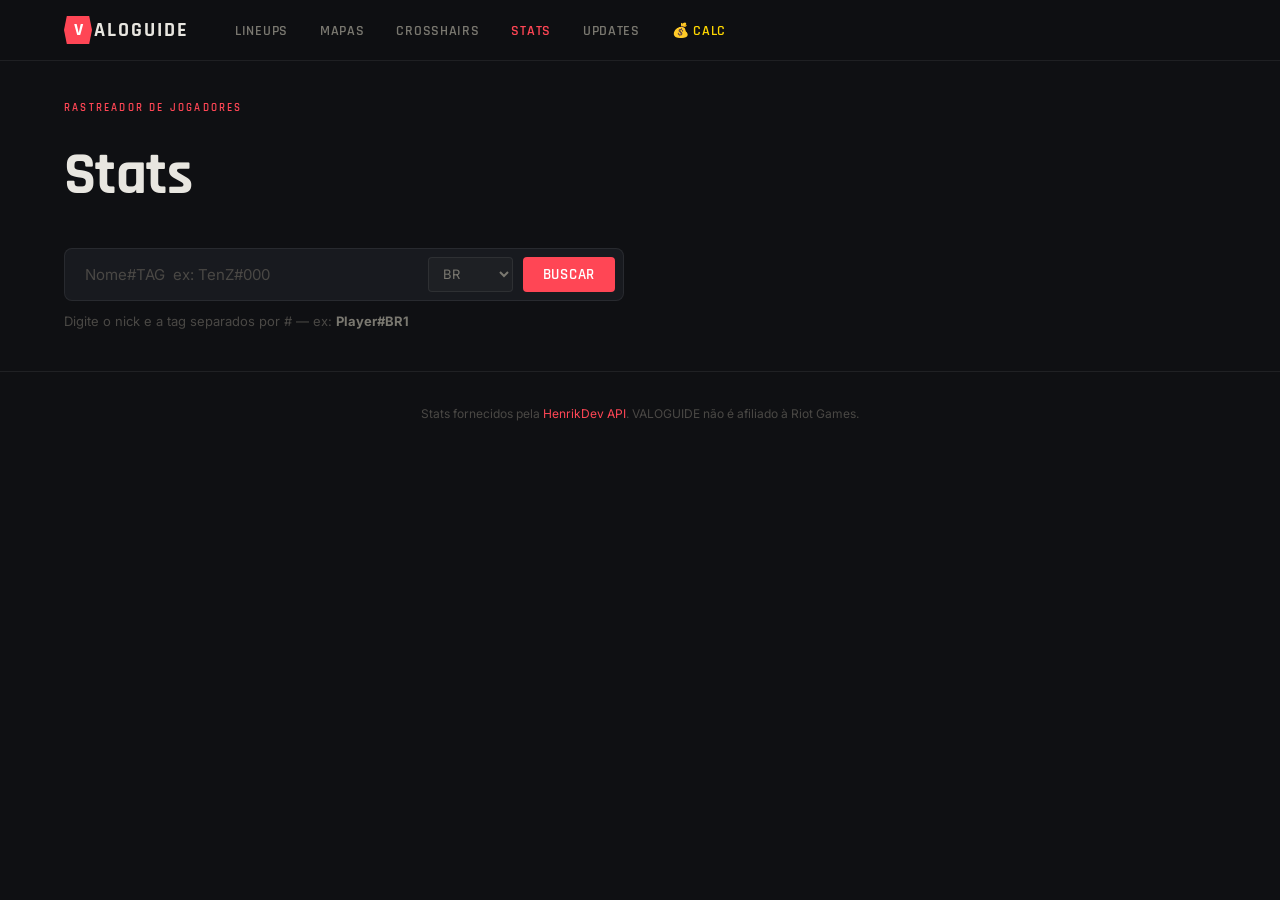
<file: stats.html>
<!DOCTYPE html>
<html lang="pt-BR">
<head>
  <meta charset="UTF-8">
  <meta name="viewport" content="width=device-width, initial-scale=1.0">
  <title>Stats — VALOGUIDE</title>
  <link rel="stylesheet" href="src/styles/main.css">
  <link rel="preconnect" href="https://fonts.googleapis.com">
  <link href="https://fonts.googleapis.com/css2?family=Rajdhani:wght@400;500;600;700&family=Inter:wght@300;400;500&display=swap" rel="stylesheet">
  <style>
    .search-section{padding:100px 0 40px}
    .search-box{display:flex;gap:10px;max-width:560px;background:var(--bg-card);border:1px solid var(--border);border-radius:var(--radius-lg);padding:8px 8px 8px 20px;transition:border-color .2s}
    .search-box:focus-within{border-color:var(--border-red)}
    .search-box input{flex:1;background:none;border:none;outline:none;color:var(--text);font-family:var(--font-body);font-size:15px}
    .search-box input::placeholder{color:var(--text-dim)}
    .search-box select{background:var(--bg-3);border:1px solid var(--border);border-radius:var(--radius);color:var(--text-muted);font-family:var(--font-body);font-size:13px;padding:6px 10px;outline:none;cursor:pointer}
    .search-hint{font-size:13px;color:var(--text-dim);margin-top:10px}
    .status-box{text-align:center;padding:60px 20px;color:var(--text-muted);font-size:15px}
    .spinner{width:36px;height:36px;border:2px solid var(--border);border-top-color:var(--red);border-radius:50%;animation:spin .8s linear infinite;margin:0 auto 16px}
    @keyframes spin{to{transform:rotate(360deg)}}
    .profile-section{padding:0 0 80px;display:none}
    .profile-header{display:flex;align-items:center;gap:24px;padding:32px 0;border-bottom:1px solid var(--border);margin-bottom:32px}
    .profile-avatar{width:80px;height:80px;border-radius:50%;border:2px solid var(--border-red);overflow:hidden;background:var(--bg-3);flex-shrink:0;display:flex;align-items:center;justify-content:center;font-family:var(--font-display);font-size:28px;font-weight:700;color:var(--red)}
    .profile-avatar img{width:100%;height:100%;object-fit:cover}
    .profile-name{font-family:var(--font-display);font-size:32px;font-weight:700}
    .profile-tag{font-size:16px;color:var(--text-muted);margin-left:4px}
    .profile-region{display:inline-block;font-family:var(--font-display);font-size:11px;font-weight:700;letter-spacing:.1em;text-transform:uppercase;color:var(--red);background:var(--red-glow);border:1px solid var(--border-red);padding:2px 8px;border-radius:var(--radius);margin-top:6px}
    .profile-rank-badge{margin-left:auto;text-align:center;flex-shrink:0}
    .rank-img{width:72px;height:72px;object-fit:contain}
    .rank-name{font-family:var(--font-display);font-size:16px;font-weight:700;margin-top:4px}
    .rank-rr{font-size:13px;color:var(--text-muted)}
    .stats-grid{display:grid;grid-template-columns:repeat(5,1fr);gap:12px;margin-bottom:32px}
    .stat-card{background:var(--bg-card);border:1px solid var(--border);border-radius:var(--radius-lg);padding:18px 16px;display:flex;flex-direction:column;gap:6px}
    .stat-label{font-size:11px;color:var(--text-dim);letter-spacing:.1em;text-transform:uppercase;font-weight:500}
    .stat-value{font-family:var(--font-display);font-size:28px;font-weight:700;color:var(--text);line-height:1}
    .stat-sub{font-size:12px;color:var(--text-muted)}
    .stat-good{color:#4CAF50}
    .stat-bad{color:var(--red)}
    .section-title{font-family:var(--font-display);font-size:18px;font-weight:700;letter-spacing:.05em;text-transform:uppercase;color:var(--text-muted);margin-bottom:16px;padding-bottom:10px;border-bottom:1px solid var(--border)}
    .two-col{display:grid;grid-template-columns:1fr 1fr;gap:24px;margin-bottom:32px}
    .agents-list{display:flex;flex-direction:column;gap:10px}
    .agent-row{display:flex;align-items:center;gap:12px;background:var(--bg-card);border:1px solid var(--border);border-radius:var(--radius-lg);padding:12px 16px}
    .agent-icon{width:40px;height:40px;border-radius:50%;background:var(--bg-3);display:flex;align-items:center;justify-content:center;font-size:20px;flex-shrink:0}
    .agent-info{flex:1}
    .agent-row-name{font-family:var(--font-display);font-size:16px;font-weight:700}
    .agent-row-games{font-size:12px;color:var(--text-muted)}
    .agent-bar-wrap{width:100px;background:var(--bg-3);border-radius:2px;height:4px}
    .agent-bar{height:4px;border-radius:2px;background:var(--red)}
    .agent-kd{font-family:var(--font-display);font-size:16px;font-weight:700;min-width:36px;text-align:right}
    .matches-list{display:flex;flex-direction:column;gap:8px}
    .match-row{display:flex;align-items:center;gap:14px;background:var(--bg-card);border:1px solid var(--border);border-radius:var(--radius-lg);padding:12px 16px;border-left:3px solid transparent}
    .match-row.win{border-left-color:#4CAF50}
    .match-row.loss{border-left-color:var(--red)}
    .match-row.draw{border-left-color:#FFC857}
    .match-result{font-family:var(--font-display);font-size:13px;font-weight:700;letter-spacing:.05em;min-width:32px}
    .match-row.win .match-result{color:#4CAF50}
    .match-row.loss .match-result{color:var(--red)}
    .match-row.draw .match-result{color:#FFC857}
    .match-agent{font-family:var(--font-display);font-size:14px;font-weight:600;min-width:90px}
    .match-map{font-size:13px;color:var(--text-muted);flex:1}
    .match-kda{font-family:var(--font-display);font-size:15px;font-weight:700}
    .match-score{font-size:12px;color:var(--text-muted);min-width:60px;text-align:right}
    .compare-section{margin-bottom:32px}
    .compare-search{display:flex;gap:10px;align-items:center;margin-bottom:20px}
    .compare-input{flex:1;background:var(--bg-card);border:1px solid var(--border);border-radius:var(--radius);color:var(--text);font-family:var(--font-body);font-size:14px;padding:8px 14px;outline:none;transition:border-color .2s}
    .compare-input:focus{border-color:var(--border-red)}
    .compare-grid{display:grid;grid-template-columns:1fr auto 1fr;gap:16px;align-items:start}
    .compare-vs{font-family:var(--font-display);font-size:24px;font-weight:700;color:var(--red);padding-top:20px;text-align:center}
    .compare-card{background:var(--bg-card);border:1px solid var(--border);border-radius:var(--radius-lg);padding:20px}
    .compare-name{font-family:var(--font-display);font-size:18px;font-weight:700;margin-bottom:14px}
    .compare-row{display:flex;justify-content:space-between;align-items:center;padding:8px 0;border-bottom:1px solid var(--border);font-size:14px}
    .compare-row:last-child{border-bottom:none}
    .compare-key{color:var(--text-muted)}
    .compare-val{font-family:var(--font-display);font-weight:700;font-size:16px}
    .compare-winner{color:#4CAF50}
    .compare-loser{color:var(--red)}
  </style>
</head>
<body>

<nav class="nav" id="nav">
  <div class="nav-inner">
    <a href="index.html" class="logo"><span class="logo-mark">V</span><span class="logo-text">ALOGUIDE</span></a>
    <ul class="nav-links">
      <li><a href="lineups.html" class="nav-link">Lineups</a></li>
      <li><a href="mapas.html" class="nav-link">Mapas</a></li>
      <li><a href="crosshairs.html" class="nav-link">Crosshairs</a></li>
      <li><a href="stats.html" class="nav-link active">Stats</a></li>
      <li><a href="updates.html" class="nav-link">Updates</a></li>
        <li><a href="calculadora.html" class="nav-link" style="color:#FFD700">💰 Calc</a></li>
    </ul>
  </div>
</nav>

<div class="search-section">
  <div class="container">
    <div class="page-eyebrow">Rastreador de Jogadores</div>
    <h1 class="page-title" style="margin-bottom:24px;">Stats</h1>
    <div class="search-box">
      <input type="text" id="searchInput" placeholder="Nome#TAG  ex: TenZ#000" autocomplete="off">
      <select id="regionSelect">
        <option value="br" selected>BR</option>
        <option value="latam">LATAM</option>
        <option value="na">NA</option>
        <option value="eu">EU</option>
        <option value="ap">AP</option>
        <option value="kr">KR</option>
      </select>
      <button class="btn btn-primary" id="searchBtn" style="padding:8px 20px;">Buscar</button>
    </div>
    <p class="search-hint">Digite o nick e a tag separados por # — ex: <strong style="color:var(--text-muted)">Player#BR1</strong></p>
    <div id="statusBox" class="status-box" style="display:none;"></div>
  </div>
</div>

<div class="profile-section" id="profileSection">
  <div class="container">
    <div class="profile-header">
      <div class="profile-avatar" id="profileAvatar">?</div>
      <div>
        <div class="profile-name">
          <span id="profileName">—</span><span class="profile-tag" id="profileTag"></span>
        </div>
        <div class="profile-region" id="profileRegion">BR</div>
        <div style="font-size:13px;color:var(--text-muted);margin-top:8px;" id="profileLevel"></div>
      </div>
      <div class="profile-rank-badge" id="rankBadge"></div>
    </div>
    <div class="stats-grid" id="statsGrid"></div>
    <div class="two-col">
      <div>
        <div class="section-title">Agentes mais usados</div>
        <div class="agents-list" id="agentsList"></div>
      </div>
      <div>
        <div class="section-title">Últimas partidas</div>
        <div class="matches-list" id="matchesList"></div>
      </div>
    </div>
    <div class="compare-section">
      <div class="section-title">Comparar jogadores</div>
      <div class="compare-search">
        <input class="compare-input" type="text" id="compareInput" placeholder="Nome#TAG do segundo jogador">
        <select id="compareRegion" style="background:var(--bg-card);border:1px solid var(--border);border-radius:var(--radius);color:var(--text-muted);font-family:var(--font-body);font-size:13px;padding:8px 10px;outline:none;">
          <option value="br" selected>BR</option>
          <option value="latam">LATAM</option>
          <option value="na">NA</option>
          <option value="eu">EU</option>
          <option value="ap">AP</option>
          <option value="kr">KR</option>
        </select>
        <button class="btn btn-ghost" id="compareBtn" style="padding:8px 20px;">Comparar</button>
      </div>
      <div id="compareResult" style="display:none;">
        <div class="compare-grid">
          <div class="compare-card" id="compareP1"></div>
          <div class="compare-vs">VS</div>
          <div class="compare-card" id="compareP2"></div>
        </div>
      </div>
      <div id="compareStatus" style="color:var(--text-muted);font-size:14px;margin-top:10px;"></div>
    </div>
  </div>
</div>

<footer class="footer">
  <div class="container">
    <p>Stats fornecidos pela <a href="https://henrikdev.xyz" style="color:var(--red);">HenrikDev API</a>. VALOGUIDE não é afiliado à Riot Games.</p>
  </div>
</footer>

<script>
var nav = document.getElementById('nav');
window.addEventListener('scroll', function(){ nav.classList.toggle('scrolled', window.scrollY > 20); }, { passive: true });

var currentPlayer = null;

var RANK_COLORS = {
  'Iron':'#8B8B8B','Bronze':'#CD7F32','Silver':'#C0C0C0','Gold':'#FFD700',
  'Platinum':'#00CED1','Diamond':'#B9F2FF','Ascendant':'#00FF87','Immortal':'#FF4655','Radiant':'#FFE97F'
};

var AGENT_EMOJI = {
  'Killjoy':'🤖','Jett':'💨','Sage':'💚','Sova':'🏹','Reyna':'🩸','Phoenix':'🔥',
  'Neon':'⚡','Raze':'💣','Viper':'☠️','Brimstone':'🚀','Omen':'👁️','Astra':'⭐',
  'Harbor':'🌊','Fade':'🌑','Gekko':'🦎','Deadlock':'🔒','Iso':'🎯','Clove':'🍀','Vyse':'🕷️'
};

function setStatus(html) {
  document.getElementById('statusBox').style.display = 'block';
  document.getElementById('statusBox').innerHTML = html;
  document.getElementById('profileSection').style.display = 'none';
}

function showLoading(msg) {
  setStatus('<div class="spinner"></div><p>' + msg + '</p>');
}

function showError(msg) {
  setStatus('<p style="color:var(--red);">⚠️ ' + msg + '</p><p style="color:var(--text-dim);font-size:13px;margin-top:8px;">Verifique o nick/tag e a região selecionada.</p>');
}

function statCard(label, value, colorClass, sub) {
  return '<div class="stat-card">'
    + '<span class="stat-label">' + label + '</span>'
    + '<span class="stat-value ' + (colorClass||'') + '">' + value + '</span>'
    + '<span class="stat-sub">' + sub + '</span>'
    + '</div>';
}

var API_KEY = 'HDEV-a7219797-e3bd-4c20-a493-b9ce4931fbf6';
var HEADERS = { 'Authorization': API_KEY };

async function fetchAccount(name, tag) {
  var r = await fetch('https://api.henrikdev.xyz/valorant/v1/account/' + encodeURIComponent(name) + '/' + encodeURIComponent(tag), { headers: HEADERS });
  return r.ok ? r.json() : null;
}

async function fetchMMR(region, name, tag) {
  var r = await fetch('https://api.henrikdev.xyz/valorant/v3/mmr/' + region + '/pc/' + encodeURIComponent(name) + '/' + encodeURIComponent(tag), { headers: HEADERS });
  return r.ok ? r.json() : null;
}

async function fetchMatches(region, name, tag) {
  var r = await fetch('https://api.henrikdev.xyz/valorant/v3/matches/' + region + '/' + encodeURIComponent(name) + '/' + encodeURIComponent(tag) + '?size=10', { headers: HEADERS });
  return r.ok ? r.json() : null;
}

function parseMatches(matches, name) {
  var kills=0, deaths=0, assists=0, wins=0, hs=0, shots=0;
  var agentMap = {};
  var rows = [];

  (matches||[]).forEach(function(m) {
    var players = m.players && m.players.all_players || [];
    var me = players.find(function(p){ return p.name && p.name.toLowerCase() === name.toLowerCase(); });
    if (!me) return;
    var s = me.stats || {};
    kills   += s.kills   || 0;
    deaths  += s.deaths  || 0;
    assists += s.assists || 0;
    hs      += s.headshots || 0;
    shots   += (s.headshots||0) + (s.bodyshots||0) + (s.legshots||0);

    var myTeam = me.team && me.team.toLowerCase();
    var teams  = m.teams || {};
    var myScore    = myTeam==='red' ? (teams.red&&teams.red.rounds_won)||0 : (teams.blue&&teams.blue.rounds_won)||0;
    var otherScore = myTeam==='red' ? (teams.blue&&teams.blue.rounds_won)||0 : (teams.red&&teams.red.rounds_won)||0;
    var won = myScore > otherScore;
    if (won) wins++;

    var agent = me.character || '?';
    if (!agentMap[agent]) agentMap[agent] = { games:0, kills:0, deaths:0 };
    agentMap[agent].games++;
    agentMap[agent].kills  += s.kills  || 0;
    agentMap[agent].deaths += s.deaths || 0;

    rows.push({
      won: won,
      draw: myScore === otherScore,
      agent: agent,
      map: m.metadata && m.metadata.map || '?',
      mode: m.metadata && m.metadata.mode || '?',
      kills: s.kills||0, deaths: s.deaths||0, assists: s.assists||0,
      score: myScore + ' - ' + otherScore
    });
  });

  var total = rows.length || 1;
  return {
    kills, deaths, assists, wins, hs, shots, total,
    kd: deaths > 0 ? (kills/deaths).toFixed(2) : kills.toFixed(2),
    wr: Math.round((wins/total)*100),
    hsRate: shots > 0 ? Math.round((hs/shots)*100) : 0,
    kpr: (kills/total).toFixed(1),
    agentMap, rows
  };
}

async function searchPlayer() {
  var raw = document.getElementById('searchInput').value.trim();
  var region = document.getElementById('regionSelect').value;
  if (!raw) return;
  var parts = raw.split('#');
  if (parts.length < 2) { showError('Use o formato Nome#TAG'); return; }
  var name = parts[0].trim(), tag = parts[1].trim();

  showLoading('Buscando ' + name + '#' + tag + '...');

  try {
    var accountData = await fetchAccount(name, tag);
    var mmrData     = await fetchMMR(region, name, tag);
    var matchData   = await fetchMatches(region, name, tag);

    if (!accountData || accountData.status !== 200) {
      showError('Jogador não encontrado: ' + name + '#' + tag);
      return;
    }

    currentPlayer = { name, tag, region, account: accountData.data, mmr: mmrData, matches: matchData };
    renderProfile(currentPlayer);
  } catch(e) {
    showError('Erro de conexão. Tente novamente.');
    console.error(e);
  }
}

function renderProfile(p) {
  document.getElementById('statusBox').style.display = 'none';
  document.getElementById('profileSection').style.display = 'block';

  var acc     = p.account || {};
  var mmr     = p.mmr && p.mmr.data || {};
  var matches = p.matches && p.matches.data || [];
  var stats   = parseMatches(matches, p.name);

  // Header
  document.getElementById('profileName').textContent = p.name;
  document.getElementById('profileTag').textContent  = ' #' + p.tag;
  document.getElementById('profileRegion').textContent = p.region.toUpperCase();
  if (acc.account_level) document.getElementById('profileLevel').textContent = 'Nível ' + acc.account_level;

  var avatarEl = document.getElementById('profileAvatar');
  if (acc.card && acc.card.small) {
    avatarEl.innerHTML = '<img src="' + acc.card.small + '" alt="avatar">';
  } else {
    avatarEl.textContent = p.name.charAt(0).toUpperCase();
  }

  // Rank
  var rankBadge = document.getElementById('rankBadge');
  var cur = mmr.current_data || {};
  var tierName = cur.currenttierpatched || 'Unranked';
  var rColor = RANK_COLORS[tierName.split(' ')[0]] || '#888';
  rankBadge.innerHTML =
    (cur.currenttier ? '<img class="rank-img" src="https://media.valorant-api.com/competitivetiers/03621f52-342b-cf4e-4f86-9350a49c6d04/' + cur.currenttier + '/largeicon.png" onerror="this.style.display=\'none\'">' : '') +
    '<div class="rank-name" style="color:' + rColor + '">' + tierName + '</div>' +
    '<div class="rank-rr">' + (cur.ranking_in_tier||0) + ' RR</div>';

  // Stat cards
  var kdColor = stats.kd >= 1.5 ? 'stat-good' : stats.kd < 1.0 ? 'stat-bad' : '';
  var wrColor = stats.wr >= 55 ? 'stat-good' : stats.wr < 45 ? 'stat-bad' : '';
  var peakTier = mmr.highest_rank && mmr.highest_rank.patched_tier || '—';
  document.getElementById('statsGrid').innerHTML =
    statCard('K/D', stats.kd, kdColor, stats.kills + 'K / ' + stats.deaths + 'D') +
    statCard('Winrate', stats.wr + '%', wrColor, stats.wins + ' vitórias de ' + stats.total) +
    statCard('K / partida', stats.kpr, '', 'últimas ' + stats.total + ' partidas') +
    statCard('Headshot %', stats.hsRate + '%', stats.hsRate >= 25 ? 'stat-good' : '', stats.hs + ' headshots') +
    statCard('Peak Rank', peakTier, '', 'melhor rank histórico');

  // Agents
  var agentArr = Object.entries(stats.agentMap).sort(function(a,b){ return b[1].games - a[1].games; }).slice(0,5);
  var maxG = agentArr[0] ? agentArr[0][1].games : 1;
  document.getElementById('agentsList').innerHTML = agentArr.map(function(e){
    var ag = e[0], d = e[1];
    var agKD = d.deaths > 0 ? (d.kills/d.deaths).toFixed(2) : d.kills.toFixed(2);
    var pct  = Math.round((d.games/maxG)*100);
    var kdColor = agKD >= 1.5 ? '#4CAF50' : agKD < 1.0 ? 'var(--red)' : 'var(--text)';
    return '<div class="agent-row">'
      + '<div class="agent-icon">' + (AGENT_EMOJI[ag]||'🎮') + '</div>'
      + '<div class="agent-info"><div class="agent-row-name">' + ag + '</div><div class="agent-row-games">' + d.games + ' partidas</div></div>'
      + '<div class="agent-bar-wrap"><div class="agent-bar" style="width:' + pct + '%"></div></div>'
      + '<div class="agent-kd" style="color:' + kdColor + '">' + agKD + '</div>'
      + '</div>';
  }).join('') || '<p style="color:var(--text-dim);font-size:14px;">Sem dados de agentes.</p>';

  // Matches
  document.getElementById('matchesList').innerHTML = stats.rows.slice(0,8).map(function(m){
    var cls = m.draw ? 'draw' : m.won ? 'win' : 'loss';
    var lbl = m.draw ? 'EMP' : m.won ? 'VIT' : 'DER';
    return '<div class="match-row ' + cls + '">'
      + '<span class="match-result">' + lbl + '</span>'
      + '<span class="match-agent">' + m.agent + '</span>'
      + '<span class="match-map">' + m.map + '</span>'
      + '<span class="match-kda">' + m.kills + '/' + m.deaths + '/' + m.assists + '</span>'
      + '<span class="match-score">' + m.score + '</span>'
      + '</div>';
  }).join('') || '<p style="color:var(--text-dim);font-size:14px;">Sem partidas recentes.</p>';
}

// Compare
async function comparePlayer() {
  if (!currentPlayer) { document.getElementById('compareStatus').textContent = 'Busque um jogador primeiro.'; return; }
  var raw = document.getElementById('compareInput').value.trim();
  var region = document.getElementById('compareRegion').value;
  if (!raw) return;
  var parts = raw.split('#');
  if (parts.length < 2) { document.getElementById('compareStatus').textContent = 'Use o formato Nome#TAG'; return; }
  var name2 = parts[0].trim(), tag2 = parts[1].trim();

  document.getElementById('compareStatus').textContent = 'Buscando ' + name2 + '...';
  document.getElementById('compareResult').style.display = 'none';

  try {
    var acc2   = await fetchAccount(name2, tag2);
    var mmr2   = await fetchMMR(region, name2, tag2);
    var match2 = await fetchMatches(region, name2, tag2);
    if (!acc2 || acc2.status !== 200) { document.getElementById('compareStatus').textContent = 'Jogador não encontrado.'; return; }

    var p2 = { name:name2, tag:tag2, account:acc2.data, mmr:mmr2, matches:match2 };
    renderCompare(currentPlayer, p2);
    document.getElementById('compareStatus').textContent = '';
  } catch(e) {
    document.getElementById('compareStatus').textContent = 'Erro ao buscar ' + name2;
  }
}

function getCompareStats(p) {
  var matches = p.matches && p.matches.data || [];
  var s = parseMatches(matches, p.name);
  var mmrCur = p.mmr && p.mmr.data && p.mmr.data.current_data || {};
  return {
    kd: s.kd, wr: s.wr + '%', hs: s.hsRate + '%', kpr: s.kpr,
    rank: mmrCur.currenttierpatched || 'Unranked'
  };
}

function renderCompare(p1, p2) {
  var s1 = getCompareStats(p1), s2 = getCompareStats(p2);
  var fields = [
    { key:'K/D',       v1:s1.kd,   v2:s2.kd,   num:true },
    { key:'Winrate',   v1:s1.wr,   v2:s2.wr,   num:true },
    { key:'HS %',      v1:s1.hs,   v2:s2.hs,   num:true },
    { key:'K/partida', v1:s1.kpr,  v2:s2.kpr,  num:true },
    { key:'Rank',      v1:s1.rank, v2:s2.rank,  num:false },
  ];

  function buildCard(name, tag, isP1) {
    return '<div class="compare-name">' + name + '<span style="color:var(--text-muted);font-size:14px;"> #' + tag + '</span></div>'
      + fields.map(function(f){
          var v = isP1 ? f.v1 : f.v2, o = isP1 ? f.v2 : f.v1;
          var cls = '';
          if (f.num) { var n=parseFloat(v), m=parseFloat(o); if(!isNaN(n)&&!isNaN(m)) cls = n>m?'compare-winner':n<m?'compare-loser':''; }
          return '<div class="compare-row"><span class="compare-key">'+f.key+'</span><span class="compare-val '+cls+'">'+v+'</span></div>';
        }).join('');
  }

  document.getElementById('compareP1').innerHTML = buildCard(p1.name, p1.tag, true);
  document.getElementById('compareP2').innerHTML = buildCard(p2.name, p2.tag, false);
  document.getElementById('compareResult').style.display = 'block';
}

document.getElementById('searchBtn').addEventListener('click', searchPlayer);
document.getElementById('compareBtn').addEventListener('click', comparePlayer);
document.getElementById('searchInput').addEventListener('keydown', function(e){ if(e.key==='Enter') searchPlayer(); });
document.getElementById('compareInput').addEventListener('keydown', function(e){ if(e.key==='Enter') comparePlayer(); });
</script>
</body>
</html>
</file>
<file: src/styles/main.css>
:root {
  --red: #FF4655;
  --red-dim: #C0313E;
  --red-glow: rgba(255, 70, 85, 0.12);
  --bg: #0f1013;
  --bg-2: #161719;
  --bg-3: #1e2024;
  --bg-card: #181a1f;
  --border: rgba(255,255,255,0.07);
  --border-red: rgba(255,70,85,0.3);
  --text: #e8e6e0;
  --text-muted: #7a7870;
  --text-dim: #4a4845;
  --font-display: 'Rajdhani', sans-serif;
  --font-body: 'Inter', sans-serif;
  --radius: 4px;
  --radius-lg: 8px;
}

*,*::before,*::after{box-sizing:border-box;margin:0;padding:0}
html{scroll-behavior:smooth}
body{background:var(--bg);color:var(--text);font-family:var(--font-body);font-size:15px;line-height:1.6;min-height:100vh}
a{color:inherit;text-decoration:none}
img{display:block;max-width:100%}
button{cursor:pointer;border:none;background:none;font-family:inherit}
ul{list-style:none}

.container{max-width:1200px;margin:0 auto;padding:0 24px}

/* NAV */
.nav{position:fixed;top:0;left:0;right:0;z-index:100;background:rgba(15,16,19,0.9);backdrop-filter:blur(16px);border-bottom:1px solid var(--border);transition:border-color .3s}
.nav.scrolled{border-color:var(--border-red)}
.nav-inner{max-width:1200px;margin:0 auto;padding:0 24px;height:60px;display:flex;align-items:center;gap:32px}
.logo{display:flex;align-items:center;gap:2px;flex-shrink:0}
.logo-mark{display:inline-flex;align-items:center;justify-content:center;width:28px;height:28px;background:var(--red);color:#fff;font-family:var(--font-display);font-size:18px;font-weight:700;clip-path:polygon(10% 0%,90% 0%,100% 50%,90% 100%,10% 100%,0% 50%)}
.logo-text{font-family:var(--font-display);font-size:20px;font-weight:700;letter-spacing:.1em;color:var(--text)}
.nav-links{display:flex;gap:4px;flex:1}
.nav-link{padding:6px 14px;font-family:var(--font-display);font-size:14px;font-weight:600;letter-spacing:.05em;text-transform:uppercase;color:var(--text-muted);border-radius:var(--radius);transition:color .2s,background .2s}
.nav-link:hover{color:var(--text);background:var(--bg-3)}
.nav-link.active{color:var(--red)}

/* BUTTONS */
.btn{display:inline-flex;align-items:center;gap:8px;padding:11px 24px;font-family:var(--font-display);font-size:15px;font-weight:600;letter-spacing:.05em;text-transform:uppercase;border-radius:var(--radius);transition:all .2s;cursor:pointer}
.btn-primary{background:var(--red);color:#fff}
.btn-primary:hover{background:#e63040;transform:translateY(-1px)}
.btn-ghost{border:1px solid var(--border);color:var(--text-muted)}
.btn-ghost:hover{border-color:var(--text-muted);color:var(--text)}

/* HERO */
.hero{position:relative;min-height:100vh;display:flex;align-items:center;overflow:hidden;padding-top:60px}
.hero-grid{position:absolute;inset:0;background-image:linear-gradient(var(--border) 1px,transparent 1px),linear-gradient(90deg,var(--border) 1px,transparent 1px);background-size:60px 60px;mask-image:radial-gradient(ellipse 80% 80% at 50% 50%,black 30%,transparent 100%);opacity:.5}
.hero::before{content:'';position:absolute;top:0;left:0;right:0;height:2px;background:linear-gradient(90deg,transparent,var(--red),transparent)}
.hero-content{position:relative;z-index:1;max-width:1200px;margin:0 auto;padding:0 24px;flex:1}
.hero-eyebrow{display:inline-block;font-family:var(--font-display);font-size:12px;font-weight:600;letter-spacing:.2em;text-transform:uppercase;color:var(--red);margin-bottom:20px;padding:4px 10px;border:1px solid var(--border-red);border-radius:var(--radius);background:var(--red-glow)}
.hero-title{font-family:var(--font-display);font-size:clamp(56px,8vw,100px);font-weight:700;line-height:.95;letter-spacing:-.01em;color:var(--text);margin-bottom:24px}
.hero-accent{color:var(--red);display:block}
.hero-sub{font-size:17px;color:var(--text-muted);max-width:480px;line-height:1.7;margin-bottom:36px}
.hero-cta{display:flex;gap:12px;flex-wrap:wrap}

/* MODULES */
.modules{padding:80px 0}
.modules-grid{display:grid;grid-template-columns:repeat(4,1fr);gap:16px}
.module-card{display:flex;flex-direction:column;gap:10px;padding:28px 24px;background:var(--bg-card);border:1px solid var(--border);border-radius:var(--radius-lg);transition:border-color .2s,transform .2s;position:relative;overflow:hidden}
.module-card::before{content:'';position:absolute;top:0;left:0;right:0;height:2px;background:var(--red);transform:scaleX(0);transform-origin:left;transition:transform .3s}
.module-card:hover{border-color:var(--border-red);transform:translateY(-2px)}
.module-card:hover::before{transform:scaleX(1)}
.module-featured{grid-column:1/3;background:linear-gradient(135deg,var(--bg-card),rgba(255,70,85,.06))}
.module-tag{display:inline-flex;align-self:flex-start;font-size:11px;font-weight:500;letter-spacing:.1em;text-transform:uppercase;color:var(--red);background:var(--red-glow);border:1px solid var(--border-red);padding:2px 8px;border-radius:var(--radius)}
.module-icon{font-size:28px;line-height:1;margin-top:4px}
.module-title{font-family:var(--font-display);font-size:22px;font-weight:700;letter-spacing:.03em;color:var(--text)}
.module-desc{font-size:14px;color:var(--text-muted);line-height:1.6;flex:1}
.module-link{font-family:var(--font-display);font-size:13px;font-weight:600;letter-spacing:.05em;color:var(--red);text-transform:uppercase;margin-top:auto}

/* PAGE HEADER */
.page-header{padding:100px 0 40px;border-bottom:1px solid var(--border)}
.page-header-inner{display:flex;align-items:flex-end;justify-content:space-between;gap:24px}
.page-eyebrow{font-family:var(--font-display);font-size:11px;font-weight:600;letter-spacing:.2em;text-transform:uppercase;color:var(--red);margin-bottom:10px}
.page-title{font-family:var(--font-display);font-size:clamp(36px,5vw,60px);font-weight:700;letter-spacing:-.01em}

/* FILTERS */
.filters-bar{position:sticky;top:60px;z-index:10;background:var(--bg);border-bottom:1px solid var(--border);padding:16px 0}
.filter-group{display:flex;gap:6px;flex-wrap:wrap;align-items:center}
.filter-label{font-family:var(--font-display);font-size:11px;font-weight:600;letter-spacing:.15em;text-transform:uppercase;color:var(--text-dim);white-space:nowrap}
.filter-btn{padding:6px 14px;font-family:var(--font-display);font-size:13px;font-weight:600;letter-spacing:.03em;color:var(--text-muted);background:var(--bg-3);border:1px solid var(--border);border-radius:var(--radius);transition:all .15s;cursor:pointer}
.filter-btn:hover{color:var(--text);border-color:rgba(255,255,255,.15)}
.filter-btn.active{color:var(--red);background:var(--red-glow);border-color:var(--border-red)}

/* LINEUPS GRID */
.lineups-main{padding:40px 0 80px}
.lineups-grid{display:grid;grid-template-columns:repeat(auto-fill,minmax(300px,1fr));gap:20px}
.lineup-card{background:var(--bg-card);border:1px solid var(--border);border-radius:var(--radius-lg);overflow:hidden;transition:border-color .2s,transform .2s;cursor:pointer}
.lineup-card:hover{border-color:var(--border-red);transform:translateY(-2px)}
.lineup-thumb{position:relative;aspect-ratio:16/9;background:var(--bg-3);overflow:hidden}
.lineup-map-badge{position:absolute;top:10px;left:10px;font-family:var(--font-display);font-size:11px;font-weight:700;letter-spacing:.1em;text-transform:uppercase;color:#fff;background:rgba(0,0,0,.6);backdrop-filter:blur(8px);padding:3px 8px;border-radius:var(--radius);border:1px solid rgba(255,255,255,.1)}
.lineup-side-badge{position:absolute;top:10px;right:10px;font-family:var(--font-display);font-size:10px;font-weight:700;letter-spacing:.1em;text-transform:uppercase;padding:3px 8px;border-radius:var(--radius)}
.side-atk{background:rgba(255,140,0,.25);color:#FFA500;border:1px solid rgba(255,140,0,.3)}
.side-def{background:rgba(0,130,255,.2);color:#4db3ff;border:1px solid rgba(0,130,255,.3)}
.lineup-play{position:absolute;inset:0;display:flex;align-items:center;justify-content:center;background:rgba(0,0,0,0);transition:background .2s}
.lineup-card:hover .lineup-play{background:rgba(0,0,0,.35)}
.play-icon{width:48px;height:48px;border-radius:50%;background:rgba(255,255,255,.9);display:flex;align-items:center;justify-content:center;opacity:0;transform:scale(.8);transition:opacity .2s,transform .2s}
.lineup-card:hover .play-icon{opacity:1;transform:scale(1)}
.play-icon svg{width:18px;height:18px;fill:var(--bg);margin-left:3px}
.lineup-info{padding:16px 18px}
.lineup-agent-row{display:flex;align-items:center;gap:8px;margin-bottom:8px}
.agent-dot{width:8px;height:8px;border-radius:50%;flex-shrink:0}
.agent-name{font-family:var(--font-display);font-size:12px;font-weight:700;letter-spacing:.1em;text-transform:uppercase;color:var(--text-muted)}
.ability-badge{margin-left:auto;font-size:11px;color:var(--text-dim);background:var(--bg-3);padding:2px 8px;border-radius:var(--radius);border:1px solid var(--border)}
.lineup-title{font-family:var(--font-display);font-size:17px;font-weight:600;letter-spacing:.02em;color:var(--text);margin-bottom:6px;line-height:1.3}
.lineup-desc{font-size:13px;color:var(--text-muted);line-height:1.5}

/* MODAL */
.modal-overlay{display:none;position:fixed;inset:0;background:rgba(0,0,0,.85);z-index:200;align-items:center;justify-content:center;padding:20px;backdrop-filter:blur(6px)}
.modal-overlay.open{display:flex}
.modal{background:var(--bg-2);border:1px solid var(--border);border-radius:var(--radius-lg);max-width:800px;width:100%;overflow:hidden;animation:modalIn .2s ease}
@keyframes modalIn{from{opacity:0;transform:scale(.95) translateY(10px)}to{opacity:1;transform:scale(1) translateY(0)}}
.modal-header{padding:18px 24px;border-bottom:1px solid var(--border);display:flex;align-items:center;justify-content:space-between}
.modal-title{font-family:var(--font-display);font-size:20px;font-weight:700}
.modal-close{width:32px;height:32px;border-radius:var(--radius);display:flex;align-items:center;justify-content:center;color:var(--text-muted);transition:all .15s;cursor:pointer}
.modal-close:hover{background:var(--bg-3);color:var(--text)}
.modal-media{aspect-ratio:16/9;background:#000;display:flex;align-items:center;justify-content:center}
.modal-body{padding:20px 24px;display:grid;grid-template-columns:1fr 1fr;gap:20px}
.meta-row{display:flex;justify-content:space-between;align-items:center;padding:8px 0;border-bottom:1px solid var(--border)}
.meta-key{font-size:12px;color:var(--text-dim);font-weight:500}
.meta-val{font-family:var(--font-display);font-size:14px;font-weight:600;color:var(--text)}
.step-item{display:flex;gap:12px;align-items:flex-start;margin-bottom:10px}
.step-num{width:22px;height:22px;flex-shrink:0;background:var(--red);color:#fff;font-family:var(--font-display);font-size:13px;font-weight:700;display:flex;align-items:center;justify-content:center;border-radius:50%}
.step-text{font-size:13px;color:var(--text-muted);line-height:1.5;padding-top:2px}

/* EMPTY */
.empty-state{text-align:center;padding:80px 20px}
.empty-state p{color:var(--text-muted);font-size:15px}

/* COMING SOON */
.coming-soon{display:flex;align-items:center;justify-content:center;min-height:calc(100vh - 60px);padding-top:60px}
.coming-soon-inner{text-align:center;padding:40px}
.coming-soon-inner h1{font-family:var(--font-display);font-size:36px;font-weight:700;margin-bottom:12px}
.coming-soon-inner p{color:var(--text-muted);max-width:320px;margin:0 auto 28px}

/* FOOTER */
.footer{padding:32px 0;border-top:1px solid var(--border);text-align:center}
.footer p{font-size:12px;color:var(--text-dim)}

/* RESPONSIVE */
@media(max-width:900px){.modules-grid{grid-template-columns:1fr 1fr}.module-featured{grid-column:1/3}}
@media(max-width:640px){.nav-links{display:none}.modules-grid{grid-template-columns:1fr}.module-featured{grid-column:1}.lineups-grid{grid-template-columns:1fr}.modal-body{grid-template-columns:1fr}.page-header-inner{flex-direction:column;align-items:flex-start}}
</file>
